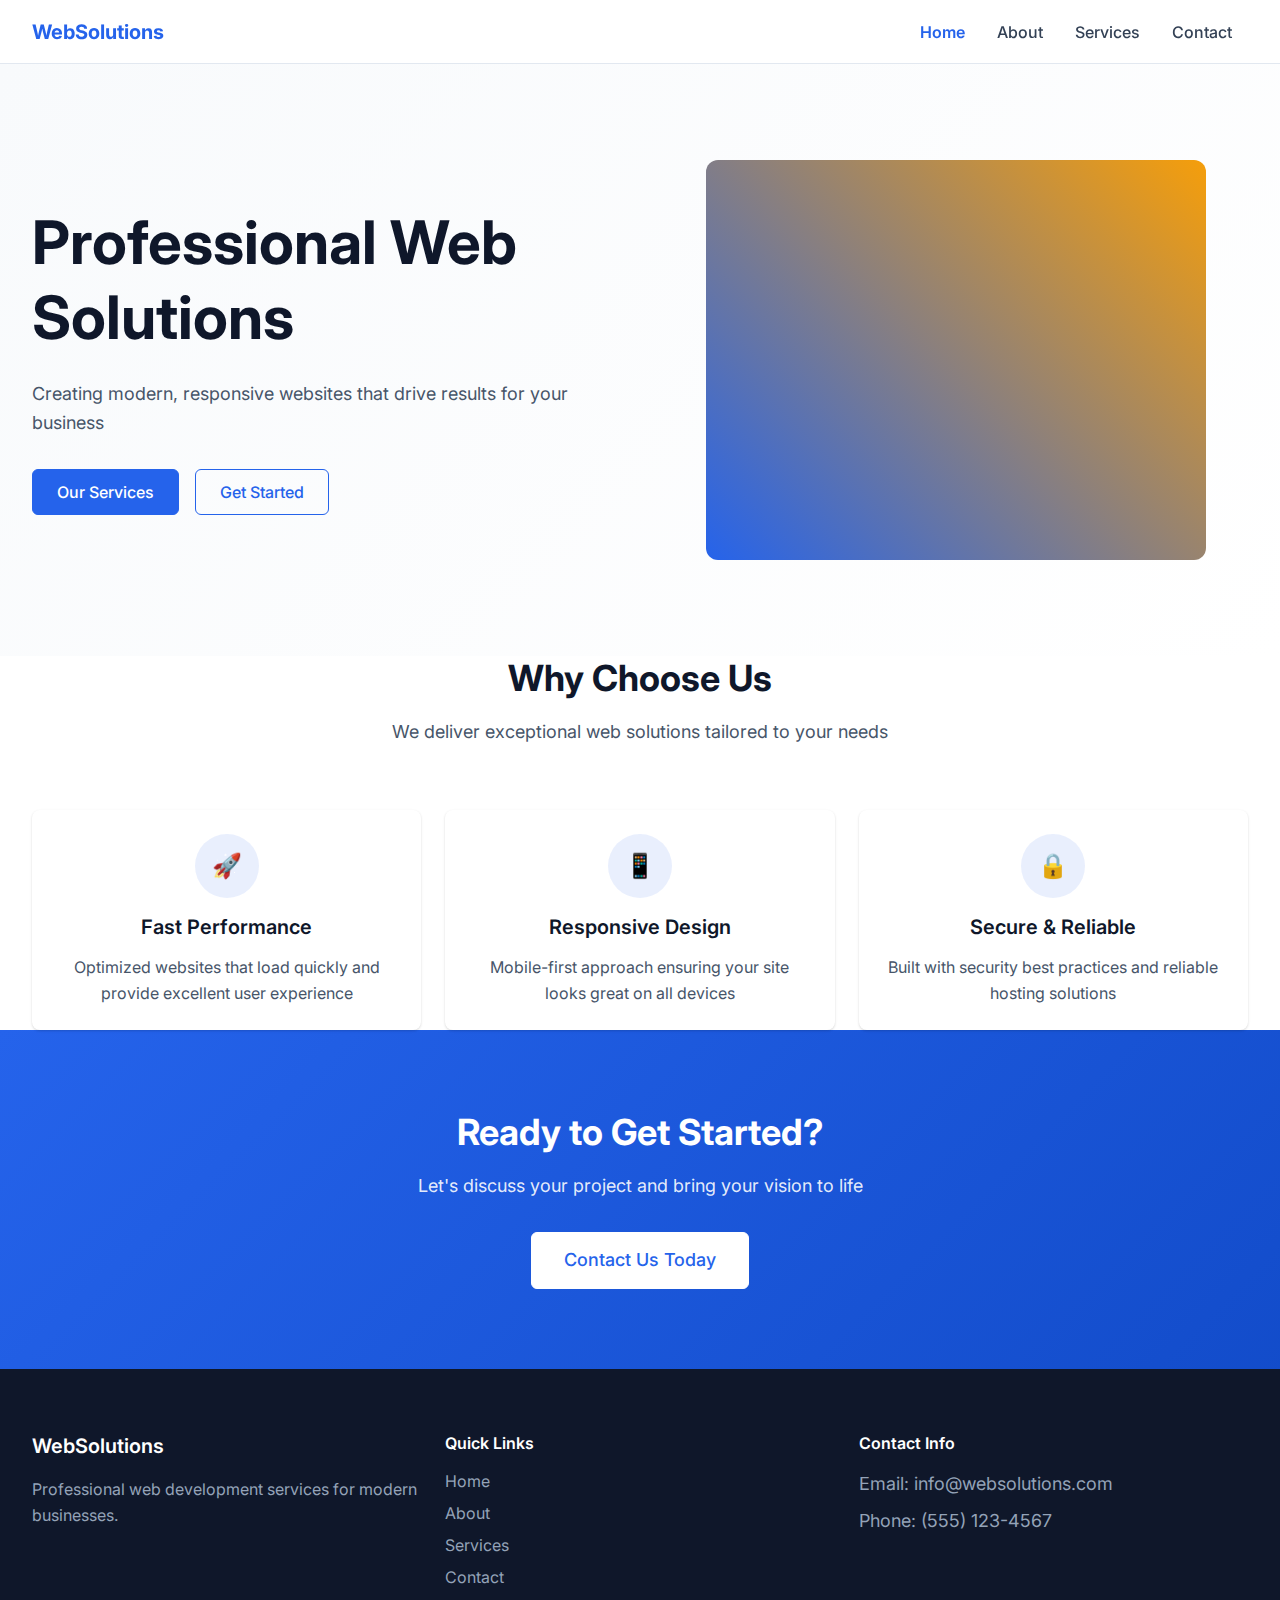
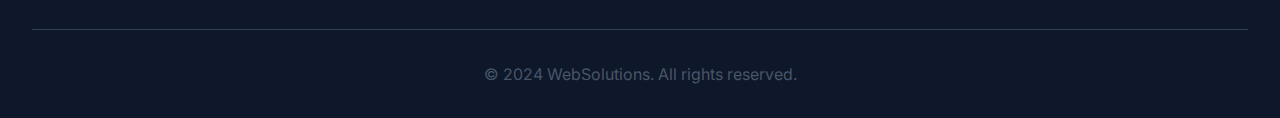
<file: index.html>
<!DOCTYPE html>
<html lang="en">
  <head>
    <meta charset="UTF-8" />
    <meta name="viewport" content="width=device-width, initial-scale=1.0" />
    <meta
      name="description"
      content="Professional web development services - Modern, responsive websites and applications"
    />
    <meta
      name="keywords"
      content="web development, responsive design, professional websites"
    />
    <meta name="author" content="Professional Web Solutions" />
    <title>Home - Professional Web Solutions</title>

    <!-- Preconnect to external resources -->
    <link rel="preconnect" href="https://fonts.googleapis.com" />
    <link rel="preconnect" href="https://fonts.gstatic.com" crossorigin />

    <!-- Google Fonts -->
    <link
      href="https://fonts.googleapis.com/css2?family=Inter:wght@300;400;500;600;700&display=swap"
      rel="stylesheet"
    />

    <!-- Stylesheets -->
    <link rel="stylesheet" href="assets/css/styles.css" />

    <!-- Favicon -->
    <link rel="icon" type="image/x-icon" href="assets/images/favicon.ico" />
  </head>
  <body>
    <!-- Navigation -->
    <nav class="navbar" role="navigation" aria-label="Main navigation">
      <div class="nav-container">
        <div class="nav-brand">
          <a href="index.html" class="brand-link">
            <span class="brand-text">WebSolutions</span>
          </a>
        </div>

        <!-- Mobile menu button -->
        <button
          class="nav-toggle"
          aria-label="Toggle navigation menu"
          aria-expanded="false"
        >
          <span class="hamburger-line"></span>
          <span class="hamburger-line"></span>
          <span class="hamburger-line"></span>
        </button>

        <!-- Navigation menu -->
        <div class="nav-menu">
          <ul class="nav-list">
            <li class="nav-item">
              <a href="index.html" class="nav-link active" aria-current="page"
                >Home</a
              >
            </li>
            <li class="nav-item">
              <a href="about.html" class="nav-link">About</a>
            </li>
            <li class="nav-item">
              <a href="services.html" class="nav-link">Services</a>
            </li>
            <li class="nav-item">
              <a href="contact.html" class="nav-link">Contact</a>
            </li>
          </ul>
        </div>
      </div>
    </nav>

    <!-- Main Content -->
    <main>
      <!-- Hero Section -->
      <section class="hero" id="hero">
        <div class="hero-container">
          <div class="hero-content">
            <h1 class="hero-title">Professional Web Solutions</h1>
            <p class="hero-subtitle">
              Creating modern, responsive websites that drive results for your
              business
            </p>
            <div class="hero-actions">
              <a href="services.html" class="btn btn-primary">Our Services</a>
              <a href="contact.html" class="btn btn-secondary">Get Started</a>
            </div>
          </div>
          <div class="hero-image">
            <div class="hero-placeholder">
              <!-- Hero image will be added here -->
            </div>
          </div>
        </div>
      </section>

      <!-- Features Section -->
      <section class="features" id="features">
        <div class="container">
          <div class="section-header">
            <h2 class="section-title">Why Choose Us</h2>
            <p class="section-subtitle">
              We deliver exceptional web solutions tailored to your needs
            </p>
          </div>

          <div class="features-grid">
            <div class="feature-card">
              <div class="feature-icon">
                <span class="icon">🚀</span>
              </div>
              <h3 class="feature-title">Fast Performance</h3>
              <p class="feature-description">
                Optimized websites that load quickly and provide excellent user
                experience
              </p>
            </div>

            <div class="feature-card">
              <div class="feature-icon">
                <span class="icon">📱</span>
              </div>
              <h3 class="feature-title">Responsive Design</h3>
              <p class="feature-description">
                Mobile-first approach ensuring your site looks great on all
                devices
              </p>
            </div>

            <div class="feature-card">
              <div class="feature-icon">
                <span class="icon">🔒</span>
              </div>
              <h3 class="feature-title">Secure & Reliable</h3>
              <p class="feature-description">
                Built with security best practices and reliable hosting
                solutions
              </p>
            </div>
          </div>
        </div>
      </section>

      <!-- CTA Section -->
      <section class="cta">
        <div class="container">
          <div class="cta-content">
            <h2 class="cta-title">Ready to Get Started?</h2>
            <p class="cta-subtitle">
              Let's discuss your project and bring your vision to life
            </p>
            <a href="contact.html" class="btn btn-primary btn-large"
              >Contact Us Today</a
            >
          </div>
        </div>
      </section>
    </main>

    <!-- Footer -->
    <footer class="footer">
      <div class="container">
        <div class="footer-content">
          <div class="footer-section">
            <h3 class="footer-title">WebSolutions</h3>
            <p class="footer-text">
              Professional web development services for modern businesses.
            </p>
          </div>

          <div class="footer-section">
            <h4 class="footer-heading">Quick Links</h4>
            <ul class="footer-links">
              <li><a href="index.html">Home</a></li>
              <li><a href="about.html">About</a></li>
              <li><a href="services.html">Services</a></li>
              <li><a href="contact.html">Contact</a></li>
            </ul>
          </div>

          <div class="footer-section">
            <h4 class="footer-heading">Contact Info</h4>
            <div class="contact-info">
              <p>Email: info@websolutions.com</p>
              <p>Phone: (555) 123-4567</p>
            </div>
          </div>
        </div>

        <div class="footer-bottom">
          <p>&copy; 2024 WebSolutions. All rights reserved.</p>
        </div>
      </div>
    </footer>

    <!-- JavaScript -->
    <script src="assets/js/main.js"></script>
    <script src="assets/js/content-loader.js"></script>
  </body>
</html>
</file>
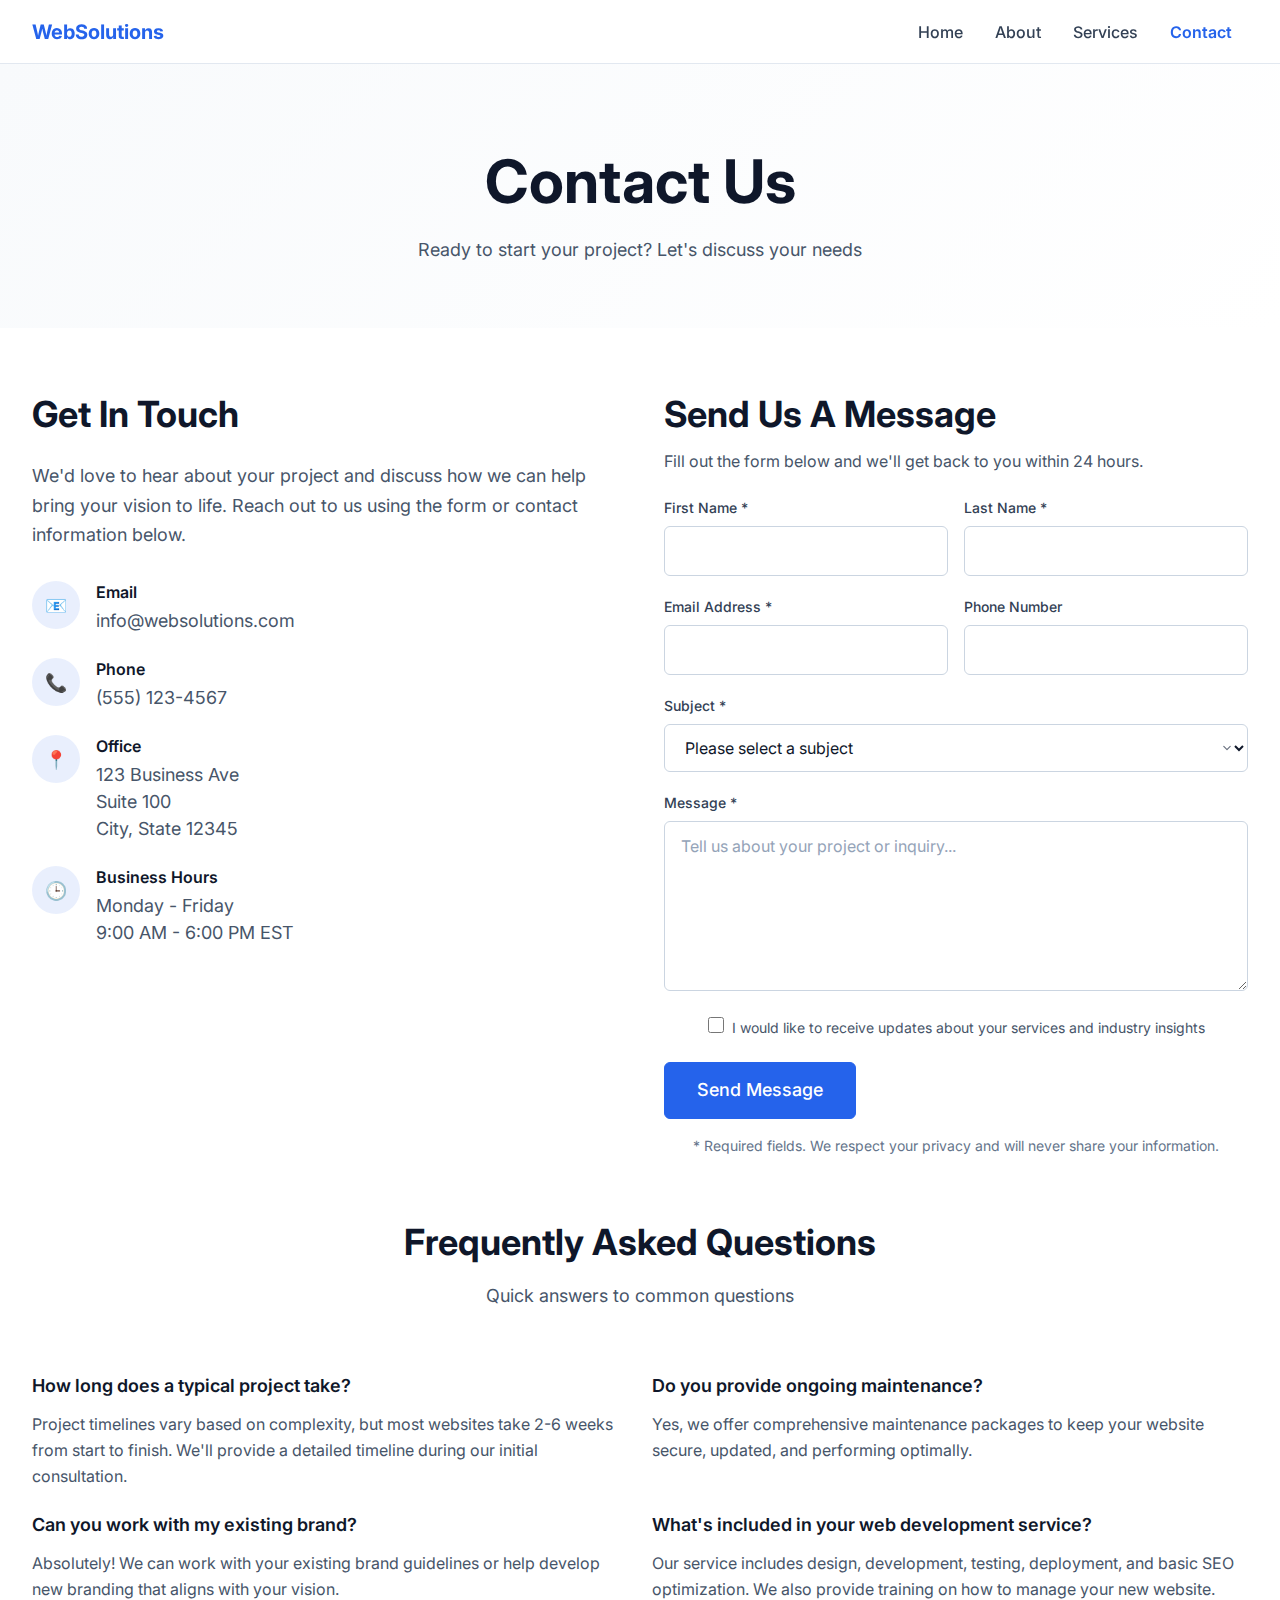
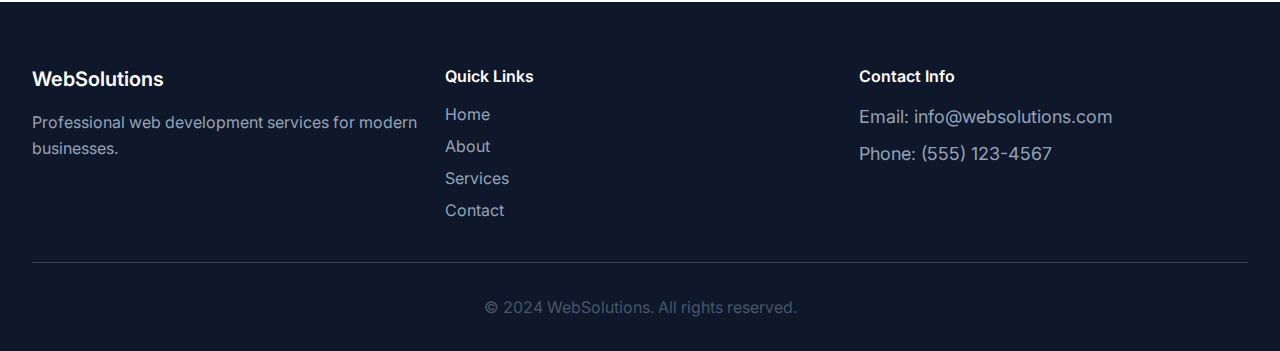
<file: contact.html>
<!DOCTYPE html>
<html lang="en">
  <head>
    <meta charset="UTF-8" />
    <meta name="viewport" content="width=device-width, initial-scale=1.0" />
    <meta
      name="description"
      content="Contact Professional Web Solutions - Get in touch for your web development project"
    />
    <meta
      name="keywords"
      content="contact, web development quote, professional consultation"
    />
    <meta name="author" content="Professional Web Solutions" />
    <title>Contact - Professional Web Solutions</title>

    <!-- Preconnect to external resources -->
    <link rel="preconnect" href="https://fonts.googleapis.com" />
    <link rel="preconnect" href="https://fonts.gstatic.com" crossorigin />

    <!-- Google Fonts -->
    <link
      href="https://fonts.googleapis.com/css2?family=Inter:wght@300;400;500;600;700&display=swap"
      rel="stylesheet"
    />

    <!-- Stylesheets -->
    <link rel="stylesheet" href="assets/css/styles.css" />

    <!-- Favicon -->
    <link rel="icon" type="image/x-icon" href="assets/images/favicon.ico" />
  </head>
  <body>
    <!-- Navigation -->
    <nav class="navbar" role="navigation" aria-label="Main navigation">
      <div class="nav-container">
        <div class="nav-brand">
          <a href="index.html" class="brand-link">
            <span class="brand-text">WebSolutions</span>
          </a>
        </div>

        <!-- Mobile menu button -->
        <button
          class="nav-toggle"
          aria-label="Toggle navigation menu"
          aria-expanded="false"
        >
          <span class="hamburger-line"></span>
          <span class="hamburger-line"></span>
          <span class="hamburger-line"></span>
        </button>

        <!-- Navigation menu -->
        <div class="nav-menu">
          <ul class="nav-list">
            <li class="nav-item">
              <a href="index.html" class="nav-link">Home</a>
            </li>
            <li class="nav-item">
              <a href="about.html" class="nav-link">About</a>
            </li>
            <li class="nav-item">
              <a href="services.html" class="nav-link">Services</a>
            </li>
            <li class="nav-item">
              <a href="contact.html" class="nav-link active" aria-current="page"
                >Contact</a
              >
            </li>
          </ul>
        </div>
      </div>
    </nav>

    <!-- Main Content -->
    <main>
      <!-- Page Header -->
      <section class="page-header">
        <div class="container">
          <h1 class="page-title">Contact Us</h1>
          <p class="page-subtitle">
            Ready to start your project? Let's discuss your needs
          </p>
        </div>
      </section>

      <!-- Contact Section -->
      <section class="contact-section">
        <div class="container">
          <div class="contact-grid">
            <!-- Contact Information -->
            <div class="contact-info">
              <h2>Get In Touch</h2>
              <p>
                We'd love to hear about your project and discuss how we can help
                bring your vision to life. Reach out to us using the form or
                contact information below.
              </p>

              <div class="contact-details">
                <div class="contact-item">
                  <div class="contact-icon">
                    <span class="icon">📧</span>
                  </div>
                  <div class="contact-text">
                    <h3>Email</h3>
                    <p>info@websolutions.com</p>
                  </div>
                </div>

                <div class="contact-item">
                  <div class="contact-icon">
                    <span class="icon">📞</span>
                  </div>
                  <div class="contact-text">
                    <h3>Phone</h3>
                    <p>(555) 123-4567</p>
                  </div>
                </div>

                <div class="contact-item">
                  <div class="contact-icon">
                    <span class="icon">📍</span>
                  </div>
                  <div class="contact-text">
                    <h3>Office</h3>
                    <p>
                      123 Business Ave<br />Suite 100<br />City, State 12345
                    </p>
                  </div>
                </div>

                <div class="contact-item">
                  <div class="contact-icon">
                    <span class="icon">🕒</span>
                  </div>
                  <div class="contact-text">
                    <h3>Business Hours</h3>
                    <p>Monday - Friday<br />9:00 AM - 6:00 PM EST</p>
                  </div>
                </div>
              </div>
            </div>

            <!-- Contact Form -->
            <div class="contact-form-container">
              <form
                class="contact-form"
                id="contactForm"
                action="php/contact-handler.php"
                method="POST"
                novalidate
              >
                <div class="form-header">
                  <h2>Send Us A Message</h2>
                  <p>
                    Fill out the form below and we'll get back to you within 24
                    hours.
                  </p>
                </div>

                <!-- Form Messages -->
                <div
                  class="form-messages"
                  id="formMessages"
                  role="alert"
                  aria-live="polite"
                >
                  <!-- Success/Error messages will be displayed here -->
                </div>

                <div class="form-row">
                  <div class="form-group">
                    <label for="firstName" class="form-label"
                      >First Name *</label
                    >
                    <input
                      type="text"
                      id="firstName"
                      name="firstName"
                      class="form-input"
                      required
                      aria-describedby="firstName-error"
                      autocomplete="given-name"
                    />
                    <div
                      class="form-error"
                      id="firstName-error"
                      role="alert"
                    ></div>
                  </div>

                  <div class="form-group">
                    <label for="lastName" class="form-label">Last Name *</label>
                    <input
                      type="text"
                      id="lastName"
                      name="lastName"
                      class="form-input"
                      required
                      aria-describedby="lastName-error"
                      autocomplete="family-name"
                    />
                    <div
                      class="form-error"
                      id="lastName-error"
                      role="alert"
                    ></div>
                  </div>
                </div>

                <div class="form-row">
                  <div class="form-group">
                    <label for="email" class="form-label"
                      >Email Address *</label
                    >
                    <input
                      type="email"
                      id="email"
                      name="email"
                      class="form-input"
                      required
                      aria-describedby="email-error"
                      autocomplete="email"
                    />
                    <div class="form-error" id="email-error" role="alert"></div>
                  </div>

                  <div class="form-group">
                    <label for="phone" class="form-label">Phone Number</label>
                    <input
                      type="tel"
                      id="phone"
                      name="phone"
                      class="form-input"
                      aria-describedby="phone-error"
                      autocomplete="tel"
                    />
                    <div class="form-error" id="phone-error" role="alert"></div>
                  </div>
                </div>

                <div class="form-group">
                  <label for="subject" class="form-label">Subject *</label>
                  <select
                    id="subject"
                    name="subject"
                    class="form-select"
                    required
                    aria-describedby="subject-error"
                  >
                    <option value="">Please select a subject</option>
                    <option value="general">General Inquiry</option>
                    <option value="quote">Request Quote</option>
                    <option value="support">Technical Support</option>
                    <option value="partnership">Partnership</option>
                    <option value="other">Other</option>
                  </select>
                  <div class="form-error" id="subject-error" role="alert"></div>
                </div>

                <div class="form-group">
                  <label for="message" class="form-label">Message *</label>
                  <textarea
                    id="message"
                    name="message"
                    class="form-textarea"
                    rows="6"
                    required
                    aria-describedby="message-error"
                    placeholder="Tell us about your project or inquiry..."
                  ></textarea>
                  <div class="form-error" id="message-error" role="alert"></div>
                </div>

                <div class="form-group">
                  <label class="checkbox-label">
                    <input
                      type="checkbox"
                      id="newsletter"
                      name="newsletter"
                      class="form-checkbox"
                    />
                    <span class="checkbox-text"
                      >I would like to receive updates about your services and
                      industry insights</span
                    >
                  </label>
                </div>

                <div class="form-actions">
                  <button
                    type="submit"
                    class="btn btn-primary btn-large"
                    id="submitBtn"
                  >
                    <span class="btn-text">Send Message</span>
                    <span class="btn-loading" style="display: none"
                      >Sending...</span
                    >
                  </button>
                </div>

                <p class="form-note">
                  * Required fields. We respect your privacy and will never
                  share your information.
                </p>
              </form>
            </div>
          </div>
        </div>
      </section>

      <!-- FAQ Section -->
      <section class="faq">
        <div class="container">
          <div class="section-header">
            <h2 class="section-title">Frequently Asked Questions</h2>
            <p class="section-subtitle">Quick answers to common questions</p>
          </div>

          <div class="faq-grid">
            <div class="faq-item">
              <h3 class="faq-question">
                How long does a typical project take?
              </h3>
              <p class="faq-answer">
                Project timelines vary based on complexity, but most websites
                take 2-6 weeks from start to finish. We'll provide a detailed
                timeline during our initial consultation.
              </p>
            </div>

            <div class="faq-item">
              <h3 class="faq-question">Do you provide ongoing maintenance?</h3>
              <p class="faq-answer">
                Yes, we offer comprehensive maintenance packages to keep your
                website secure, updated, and performing optimally.
              </p>
            </div>

            <div class="faq-item">
              <h3 class="faq-question">Can you work with my existing brand?</h3>
              <p class="faq-answer">
                Absolutely! We can work with your existing brand guidelines or
                help develop new branding that aligns with your vision.
              </p>
            </div>

            <div class="faq-item">
              <h3 class="faq-question">
                What's included in your web development service?
              </h3>
              <p class="faq-answer">
                Our service includes design, development, testing, deployment,
                and basic SEO optimization. We also provide training on how to
                manage your new website.
              </p>
            </div>
          </div>
        </div>
      </section>
    </main>

    <!-- Footer -->
    <footer class="footer">
      <div class="container">
        <div class="footer-content">
          <div class="footer-section">
            <h3 class="footer-title">WebSolutions</h3>
            <p class="footer-text">
              Professional web development services for modern businesses.
            </p>
          </div>

          <div class="footer-section">
            <h4 class="footer-heading">Quick Links</h4>
            <ul class="footer-links">
              <li><a href="index.html">Home</a></li>
              <li><a href="about.html">About</a></li>
              <li><a href="services.html">Services</a></li>
              <li><a href="contact.html">Contact</a></li>
            </ul>
          </div>

          <div class="footer-section">
            <h4 class="footer-heading">Contact Info</h4>
            <div class="contact-info">
              <p>Email: info@websolutions.com</p>
              <p>Phone: (555) 123-4567</p>
            </div>
          </div>
        </div>

        <div class="footer-bottom">
          <p>&copy; 2024 WebSolutions. All rights reserved.</p>
        </div>
      </div>
    </footer>

    <!-- JavaScript -->
    <script src="assets/js/main.js"></script>
    <script src="assets/js/form-validation.js"></script>
  </body>
</html>
</file>
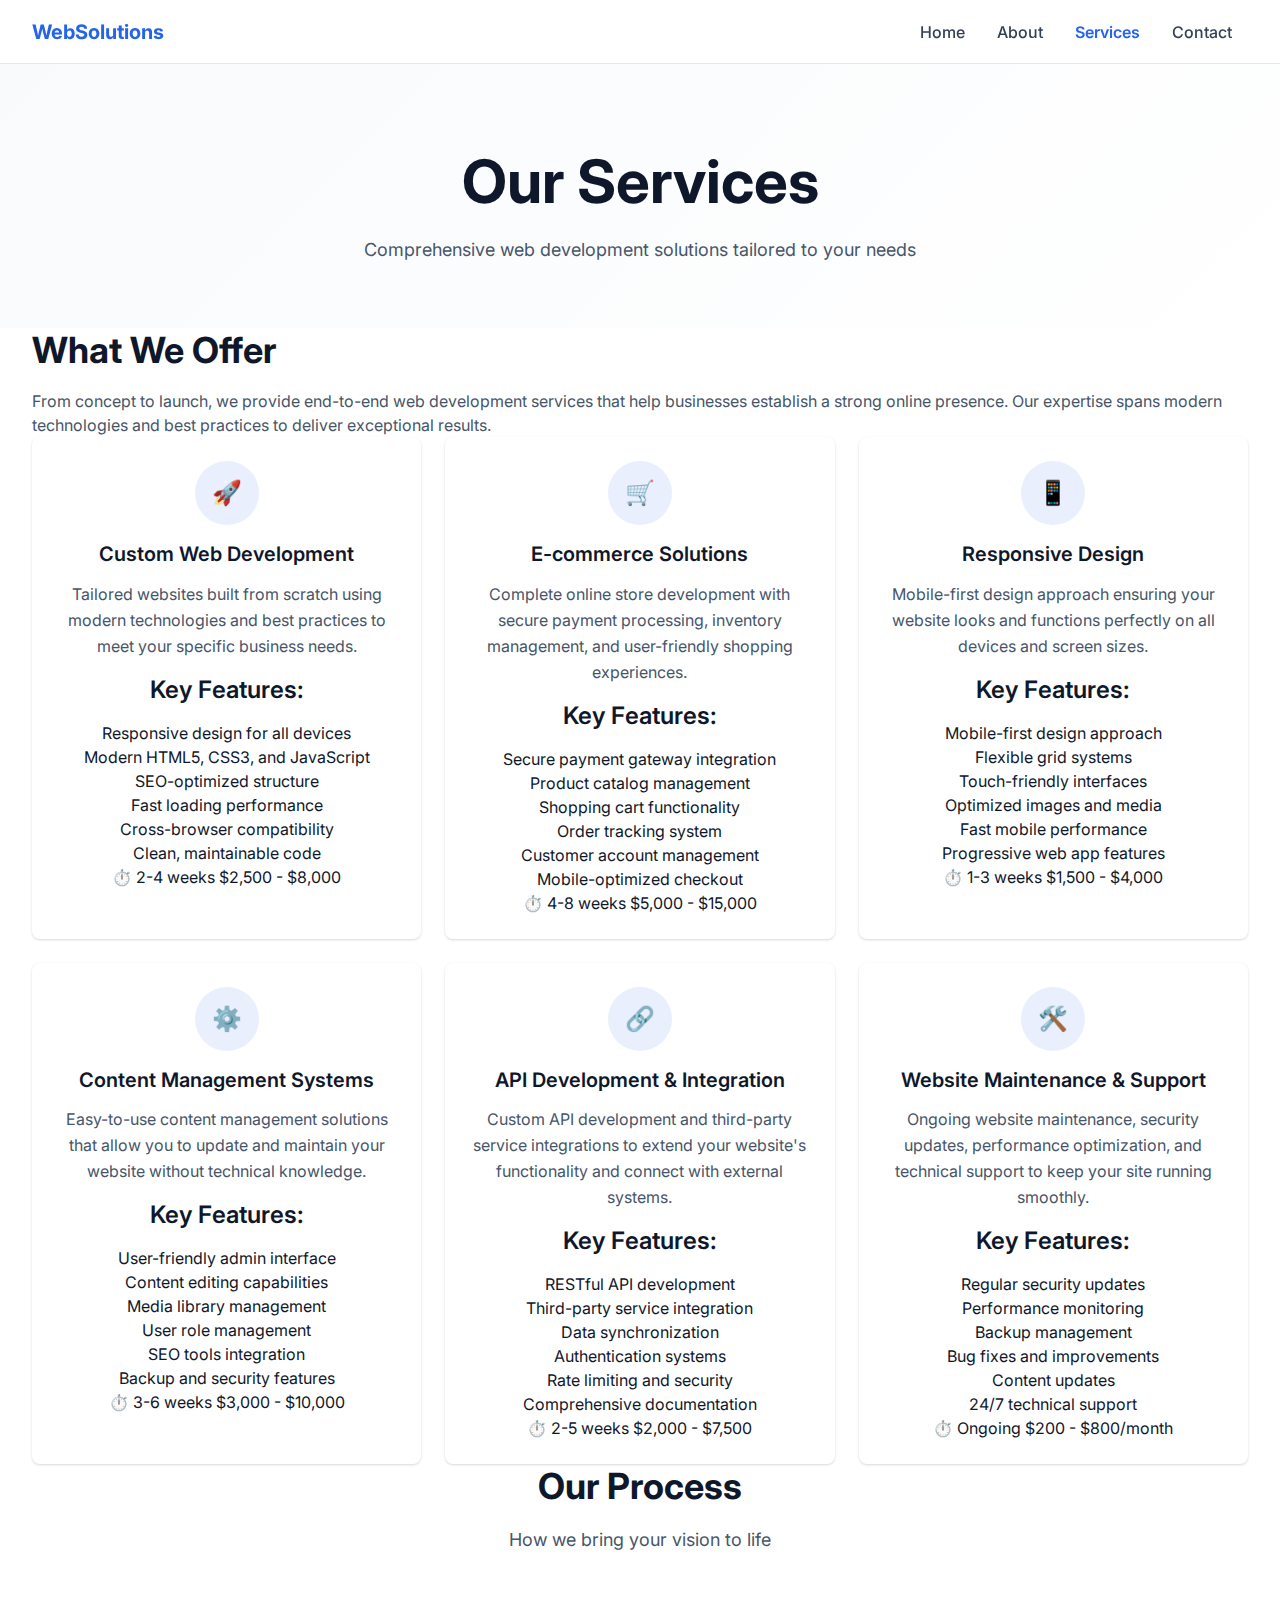
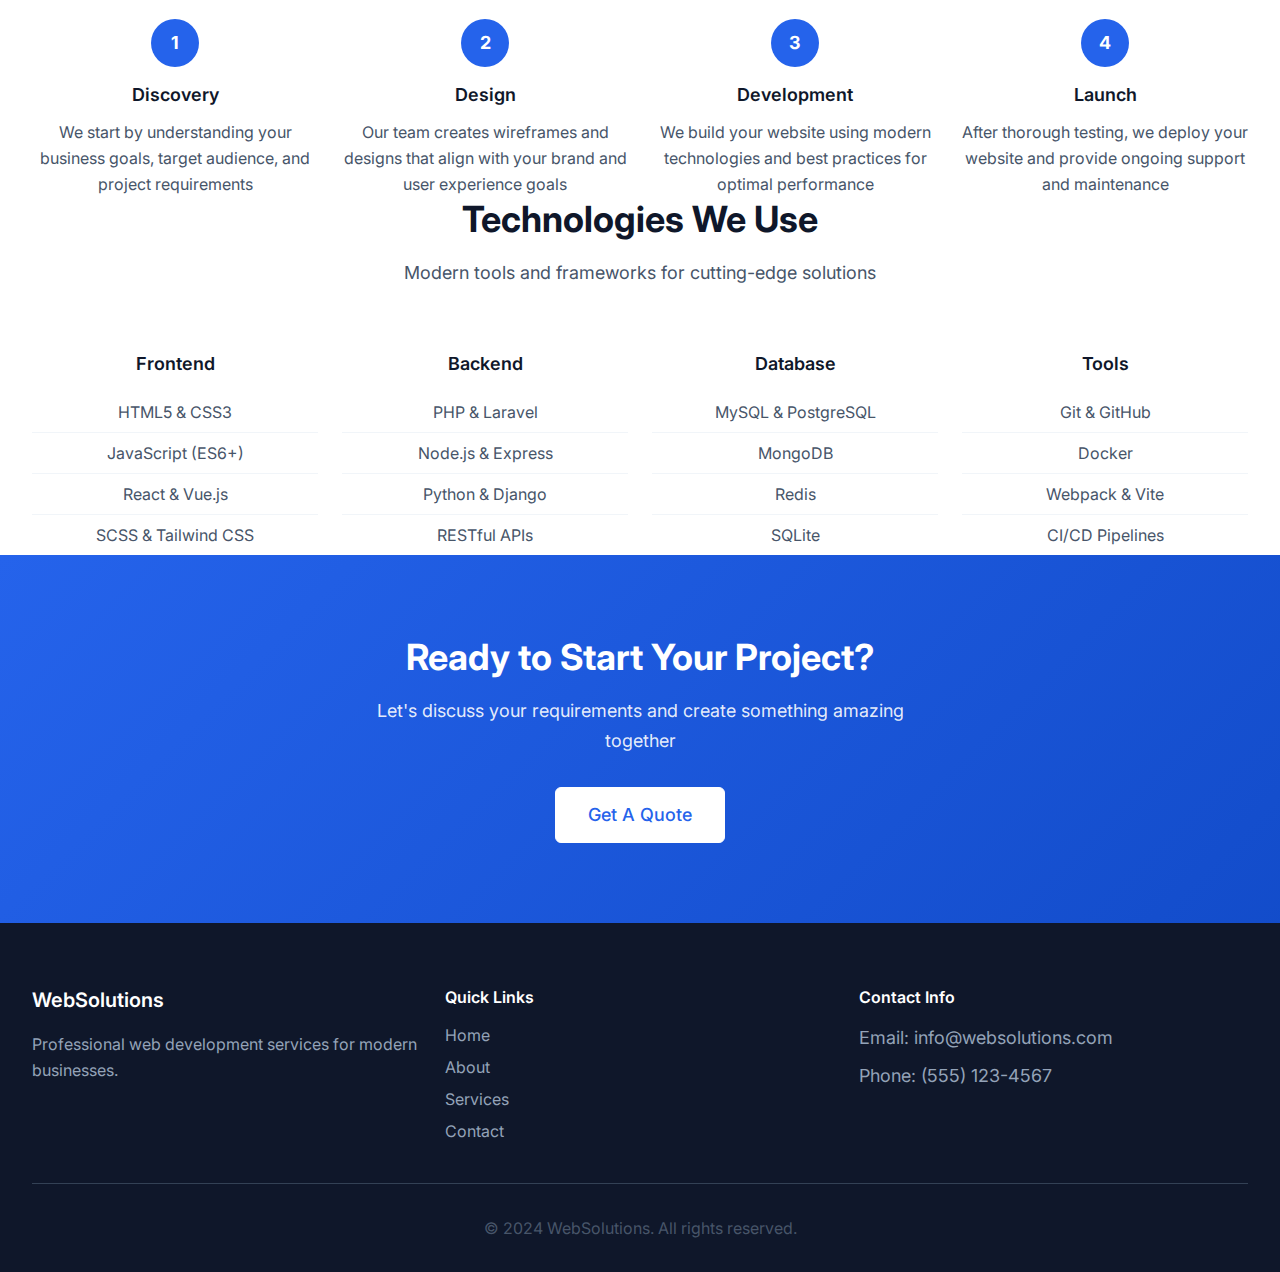
<file: services.html>
<!DOCTYPE html>
<html lang="en">
  <head>
    <meta charset="UTF-8" />
    <meta name="viewport" content="width=device-width, initial-scale=1.0" />
    <meta
      name="description"
      content="Professional web development services - Custom websites, responsive design, and modern web applications"
    />
    <meta
      name="keywords"
      content="web development services, custom websites, responsive design, web applications"
    />
    <meta name="author" content="Professional Web Solutions" />
    <title>Services - Professional Web Solutions</title>

    <!-- Preconnect to external resources -->
    <link rel="preconnect" href="https://fonts.googleapis.com" />
    <link rel="preconnect" href="https://fonts.gstatic.com" crossorigin />

    <!-- Google Fonts -->
    <link
      href="https://fonts.googleapis.com/css2?family=Inter:wght@300;400;500;600;700&display=swap"
      rel="stylesheet"
    />

    <!-- Stylesheets -->
    <link rel="stylesheet" href="assets/css/styles.css" />

    <!-- Favicon -->
    <link rel="icon" type="image/x-icon" href="assets/images/favicon.ico" />
  </head>
  <body>
    <!-- Navigation -->
    <nav class="navbar" role="navigation" aria-label="Main navigation">
      <div class="nav-container">
        <div class="nav-brand">
          <a href="index.html" class="brand-link">
            <span class="brand-text">WebSolutions</span>
          </a>
        </div>

        <!-- Mobile menu button -->
        <button
          class="nav-toggle"
          aria-label="Toggle navigation menu"
          aria-expanded="false"
        >
          <span class="hamburger-line"></span>
          <span class="hamburger-line"></span>
          <span class="hamburger-line"></span>
        </button>

        <!-- Navigation menu -->
        <div class="nav-menu">
          <ul class="nav-list">
            <li class="nav-item">
              <a href="index.html" class="nav-link">Home</a>
            </li>
            <li class="nav-item">
              <a href="about.html" class="nav-link">About</a>
            </li>
            <li class="nav-item">
              <a
                href="services.html"
                class="nav-link active"
                aria-current="page"
                >Services</a
              >
            </li>
            <li class="nav-item">
              <a href="contact.html" class="nav-link">Contact</a>
            </li>
          </ul>
        </div>
      </div>
    </nav>

    <!-- Main Content -->
    <main>
      <!-- Page Header -->
      <section class="page-header">
        <div class="container">
          <h1 class="page-title">Our Services</h1>
          <p class="page-subtitle">
            Comprehensive web development solutions tailored to your needs
          </p>
        </div>
      </section>

      <!-- Services Overview -->
      <section class="services-overview">
        <div class="container">
          <div class="overview-content">
            <h2>What We Offer</h2>
            <p>
              From concept to launch, we provide end-to-end web development
              services that help businesses establish a strong online presence.
              Our expertise spans modern technologies and best practices to
              deliver exceptional results.
            </p>
          </div>
        </div>
      </section>

      <!-- Services Grid -->
      <section class="services" id="services">
        <div class="container">
          <!-- Services will be loaded dynamically from JSON -->
          <div class="services-grid" id="services-container">
            <!-- Service cards will be inserted here by JavaScript -->
          </div>
        </div>
      </section>

      <!-- Process Section -->
      <section class="process">
        <div class="container">
          <div class="section-header">
            <h2 class="section-title">Our Process</h2>
            <p class="section-subtitle">How we bring your vision to life</p>
          </div>

          <div class="process-steps">
            <div class="process-step">
              <div class="step-number">1</div>
              <div class="step-content">
                <h3 class="step-title">Discovery</h3>
                <p class="step-description">
                  We start by understanding your business goals, target
                  audience, and project requirements
                </p>
              </div>
            </div>

            <div class="process-step">
              <div class="step-number">2</div>
              <div class="step-content">
                <h3 class="step-title">Design</h3>
                <p class="step-description">
                  Our team creates wireframes and designs that align with your
                  brand and user experience goals
                </p>
              </div>
            </div>

            <div class="process-step">
              <div class="step-number">3</div>
              <div class="step-content">
                <h3 class="step-title">Development</h3>
                <p class="step-description">
                  We build your website using modern technologies and best
                  practices for optimal performance
                </p>
              </div>
            </div>

            <div class="process-step">
              <div class="step-number">4</div>
              <div class="step-content">
                <h3 class="step-title">Launch</h3>
                <p class="step-description">
                  After thorough testing, we deploy your website and provide
                  ongoing support and maintenance
                </p>
              </div>
            </div>
          </div>
        </div>
      </section>

      <!-- Technologies Section -->
      <section class="technologies">
        <div class="container">
          <div class="section-header">
            <h2 class="section-title">Technologies We Use</h2>
            <p class="section-subtitle">
              Modern tools and frameworks for cutting-edge solutions
            </p>
          </div>

          <div class="tech-grid">
            <div class="tech-category">
              <h3 class="tech-title">Frontend</h3>
              <ul class="tech-list">
                <li>HTML5 & CSS3</li>
                <li>JavaScript (ES6+)</li>
                <li>React & Vue.js</li>
                <li>SCSS & Tailwind CSS</li>
              </ul>
            </div>

            <div class="tech-category">
              <h3 class="tech-title">Backend</h3>
              <ul class="tech-list">
                <li>PHP & Laravel</li>
                <li>Node.js & Express</li>
                <li>Python & Django</li>
                <li>RESTful APIs</li>
              </ul>
            </div>

            <div class="tech-category">
              <h3 class="tech-title">Database</h3>
              <ul class="tech-list">
                <li>MySQL & PostgreSQL</li>
                <li>MongoDB</li>
                <li>Redis</li>
                <li>SQLite</li>
              </ul>
            </div>

            <div class="tech-category">
              <h3 class="tech-title">Tools</h3>
              <ul class="tech-list">
                <li>Git & GitHub</li>
                <li>Docker</li>
                <li>Webpack & Vite</li>
                <li>CI/CD Pipelines</li>
              </ul>
            </div>
          </div>
        </div>
      </section>

      <!-- CTA Section -->
      <section class="cta">
        <div class="container">
          <div class="cta-content">
            <h2 class="cta-title">Ready to Start Your Project?</h2>
            <p class="cta-subtitle">
              Let's discuss your requirements and create something amazing
              together
            </p>
            <a href="contact.html" class="btn btn-primary btn-large"
              >Get A Quote</a
            >
          </div>
        </div>
      </section>
    </main>

    <!-- Footer -->
    <footer class="footer">
      <div class="container">
        <div class="footer-content">
          <div class="footer-section">
            <h3 class="footer-title">WebSolutions</h3>
            <p class="footer-text">
              Professional web development services for modern businesses.
            </p>
          </div>

          <div class="footer-section">
            <h4 class="footer-heading">Quick Links</h4>
            <ul class="footer-links">
              <li><a href="index.html">Home</a></li>
              <li><a href="about.html">About</a></li>
              <li><a href="services.html">Services</a></li>
              <li><a href="contact.html">Contact</a></li>
            </ul>
          </div>

          <div class="footer-section">
            <h4 class="footer-heading">Contact Info</h4>
            <div class="contact-info">
              <p>Email: info@websolutions.com</p>
              <p>Phone: (555) 123-4567</p>
            </div>
          </div>
        </div>

        <div class="footer-bottom">
          <p>&copy; 2024 WebSolutions. All rights reserved.</p>
        </div>
      </div>
    </footer>

    <!-- JavaScript -->
    <script src="assets/js/main.js"></script>
    <script src="assets/js/content-loader.js"></script>
  </body>
</html>
</file>
<file: assets/css/styles.css>
@keyframes fadeIn {
  to {
    opacity: 1;
  }
}
@keyframes slideUp {
  to {
    opacity: 1;
    transform: translateY(0);
  }
}
@keyframes spin {
  0% {
    transform: rotate(0deg);
  }
  100% {
    transform: rotate(360deg);
  }
}
*,
*::before,
*::after {
  box-sizing: border-box;
}

* {
  margin: 0;
  padding: 0;
}

html {
  font-size: 16px;
  line-height: 1.5;
  -webkit-text-size-adjust: 100%;
  -moz-tab-size: 4;
  tab-size: 4;
}

body {
  font-family: "Inter", -apple-system, BlinkMacSystemFont, "Segoe UI", Roboto, sans-serif;
  font-size: 1rem;
  font-weight: 400;
  line-height: 1.5;
  color: #0f172a;
  background-color: #ffffff;
  -webkit-font-smoothing: antialiased;
  -moz-osx-font-smoothing: grayscale;
}

button {
  background: none;
  border: none;
  padding: 0;
  font: inherit;
  cursor: pointer;
  outline: inherit;
}

ul,
ol {
  list-style: none;
}

a {
  color: inherit;
  text-decoration: none;
}

img,
picture,
video,
canvas,
svg {
  display: block;
  max-width: 100%;
  height: auto;
}

input,
button,
textarea,
select {
  font: inherit;
}

fieldset {
  border: none;
  padding: 0;
  margin: 0;
}

legend {
  padding: 0;
}

table {
  border-collapse: collapse;
  border-spacing: 0;
}

h1,
h2,
h3,
h4,
h5,
h6 {
  font-weight: 700;
  line-height: 1.25;
  color: #0f172a;
  margin-bottom: 1rem;
}

h1 {
  font-size: 2.25rem;
  font-weight: 700;
  line-height: 1.25;
  color: #0f172a;
}
@media (min-width: 768px) {
  h1 {
    font-size: 3rem;
  }
}
@media (min-width: 1024px) {
  h1 {
    font-size: 3.75rem;
  }
}

h2 {
  font-size: 1.875rem;
  font-weight: 700;
  line-height: 1.25;
  color: #0f172a;
}
@media (min-width: 768px) {
  h2 {
    font-size: 2.25rem;
  }
}

h3 {
  font-size: 1.5rem;
  font-weight: 600;
  line-height: 1.375;
  color: #0f172a;
}
@media (min-width: 768px) {
  h3 {
    font-size: 1.875rem;
  }
}

h4 {
  font-size: 1.25rem;
  font-weight: 600;
}
@media (min-width: 768px) {
  h4 {
    font-size: 1.5rem;
  }
}

h5 {
  font-size: 1.125rem;
  font-weight: 600;
}
@media (min-width: 768px) {
  h5 {
    font-size: 1.25rem;
  }
}

h6 {
  font-size: 1rem;
  font-weight: 600;
}
@media (min-width: 768px) {
  h6 {
    font-size: 1.125rem;
  }
}

p {
  font-size: 1rem;
  line-height: 1.5;
  color: #475569;
  margin-bottom: 1rem;
}
p:last-child {
  margin-bottom: 0;
}

.text-large {
  font-size: 1.125rem;
  line-height: 1.625;
  color: #475569;
}

.text-small {
  font-size: 0.875rem;
  color: #64748b;
}

a {
  color: #2563eb;
  transition: color 250ms ease-in-out;
}
a:hover {
  color: rgb(18.5714285714, 76.1428571429, 202.4285714286);
}
a:focus {
  outline: 2px solid transparent;
  outline-offset: 2px;
  box-shadow: 0 0 0 3px rgba(37, 99, 235, 0.1);
  border-radius: 0.125rem;
}

strong,
b {
  font-weight: 600;
}

em,
i {
  font-style: italic;
}

code {
  font-family: "Fira Code", "Monaco", "Consolas", monospace;
  font-size: 0.875em;
  background-color: #f1f5f9;
  padding: 0.25rem 0.5rem;
  border-radius: 0.125rem;
  color: #1e293b;
}

pre {
  font-family: "Fira Code", "Monaco", "Consolas", monospace;
  background-color: #0f172a;
  color: #f1f5f9;
  padding: 1rem;
  border-radius: 0.375rem;
  overflow-x: auto;
  margin-bottom: 1rem;
}
pre code {
  background: none;
  padding: 0;
  color: inherit;
}

blockquote {
  border-left: 4px solid #2563eb;
  padding-left: 1rem;
  margin: 1.5rem 0;
  font-style: italic;
  color: #475569;
}

hr {
  border: none;
  height: 1px;
  background-color: #e2e8f0;
  margin: 2rem 0;
}

::selection {
  background-color: rgba(37, 99, 235, 0.2);
  color: #0f172a;
}

::-moz-selection {
  background-color: rgba(37, 99, 235, 0.2);
  color: #0f172a;
}

:focus-visible {
  outline: 2px solid #2563eb;
  outline-offset: 2px;
}

.text-left {
  text-align: left;
}

.text-center {
  text-align: center;
}

.text-right {
  text-align: right;
}

.text-primary {
  color: #2563eb;
}

.text-secondary {
  color: #f59e0b;
}

.text-success {
  color: #10b981;
}

.text-error {
  color: #ef4444;
}

.text-gray {
  color: #475569;
}

.text-muted {
  color: #64748b;
}

.font-light {
  font-weight: 300;
}

.font-normal {
  font-weight: 400;
}

.font-medium {
  font-weight: 500;
}

.font-semibold {
  font-weight: 600;
}

.font-bold {
  font-weight: 700;
}

.block {
  display: block;
}

.inline-block {
  display: inline-block;
}

.inline {
  display: inline;
}

.flex {
  display: flex;
}

.inline-flex {
  display: inline-flex;
}

.grid {
  display: grid;
}

.hidden {
  display: none;
}

.visible {
  visibility: visible;
}

.invisible {
  visibility: hidden;
}

.sr-only {
  position: absolute !important;
  width: 1px !important;
  height: 1px !important;
  padding: 0 !important;
  margin: -1px !important;
  overflow: hidden !important;
  clip: rect(0, 0, 0, 0) !important;
  white-space: nowrap !important;
  border: 0 !important;
}

.m-0 {
  margin: 0;
}

.mt-0 {
  margin-top: 0;
}

.mr-0 {
  margin-right: 0;
}

.mb-0 {
  margin-bottom: 0;
}

.ml-0 {
  margin-left: 0;
}

.mx-0 {
  margin-left: 0;
  margin-right: 0;
}

.my-0 {
  margin-top: 0;
  margin-bottom: 0;
}

.p-0 {
  padding: 0;
}

.pt-0 {
  padding-top: 0;
}

.pr-0 {
  padding-right: 0;
}

.pb-0 {
  padding-bottom: 0;
}

.pl-0 {
  padding-left: 0;
}

.px-0 {
  padding-left: 0;
  padding-right: 0;
}

.py-0 {
  padding-top: 0;
  padding-bottom: 0;
}

.m-1 {
  margin: 0.25rem;
}

.mt-1 {
  margin-top: 0.25rem;
}

.mr-1 {
  margin-right: 0.25rem;
}

.mb-1 {
  margin-bottom: 0.25rem;
}

.ml-1 {
  margin-left: 0.25rem;
}

.mx-1 {
  margin-left: 0.25rem;
  margin-right: 0.25rem;
}

.my-1 {
  margin-top: 0.25rem;
  margin-bottom: 0.25rem;
}

.p-1 {
  padding: 0.25rem;
}

.pt-1 {
  padding-top: 0.25rem;
}

.pr-1 {
  padding-right: 0.25rem;
}

.pb-1 {
  padding-bottom: 0.25rem;
}

.pl-1 {
  padding-left: 0.25rem;
}

.px-1 {
  padding-left: 0.25rem;
  padding-right: 0.25rem;
}

.py-1 {
  padding-top: 0.25rem;
  padding-bottom: 0.25rem;
}

.m-2 {
  margin: 0.5rem;
}

.mt-2 {
  margin-top: 0.5rem;
}

.mr-2 {
  margin-right: 0.5rem;
}

.mb-2 {
  margin-bottom: 0.5rem;
}

.ml-2 {
  margin-left: 0.5rem;
}

.mx-2 {
  margin-left: 0.5rem;
  margin-right: 0.5rem;
}

.my-2 {
  margin-top: 0.5rem;
  margin-bottom: 0.5rem;
}

.p-2 {
  padding: 0.5rem;
}

.pt-2 {
  padding-top: 0.5rem;
}

.pr-2 {
  padding-right: 0.5rem;
}

.pb-2 {
  padding-bottom: 0.5rem;
}

.pl-2 {
  padding-left: 0.5rem;
}

.px-2 {
  padding-left: 0.5rem;
  padding-right: 0.5rem;
}

.py-2 {
  padding-top: 0.5rem;
  padding-bottom: 0.5rem;
}

.m-3 {
  margin: 0.75rem;
}

.mt-3 {
  margin-top: 0.75rem;
}

.mr-3 {
  margin-right: 0.75rem;
}

.mb-3 {
  margin-bottom: 0.75rem;
}

.ml-3 {
  margin-left: 0.75rem;
}

.mx-3 {
  margin-left: 0.75rem;
  margin-right: 0.75rem;
}

.my-3 {
  margin-top: 0.75rem;
  margin-bottom: 0.75rem;
}

.p-3 {
  padding: 0.75rem;
}

.pt-3 {
  padding-top: 0.75rem;
}

.pr-3 {
  padding-right: 0.75rem;
}

.pb-3 {
  padding-bottom: 0.75rem;
}

.pl-3 {
  padding-left: 0.75rem;
}

.px-3 {
  padding-left: 0.75rem;
  padding-right: 0.75rem;
}

.py-3 {
  padding-top: 0.75rem;
  padding-bottom: 0.75rem;
}

.m-4 {
  margin: 1rem;
}

.mt-4 {
  margin-top: 1rem;
}

.mr-4 {
  margin-right: 1rem;
}

.mb-4 {
  margin-bottom: 1rem;
}

.ml-4 {
  margin-left: 1rem;
}

.mx-4 {
  margin-left: 1rem;
  margin-right: 1rem;
}

.my-4 {
  margin-top: 1rem;
  margin-bottom: 1rem;
}

.p-4 {
  padding: 1rem;
}

.pt-4 {
  padding-top: 1rem;
}

.pr-4 {
  padding-right: 1rem;
}

.pb-4 {
  padding-bottom: 1rem;
}

.pl-4 {
  padding-left: 1rem;
}

.px-4 {
  padding-left: 1rem;
  padding-right: 1rem;
}

.py-4 {
  padding-top: 1rem;
  padding-bottom: 1rem;
}

.m-5 {
  margin: 1.25rem;
}

.mt-5 {
  margin-top: 1.25rem;
}

.mr-5 {
  margin-right: 1.25rem;
}

.mb-5 {
  margin-bottom: 1.25rem;
}

.ml-5 {
  margin-left: 1.25rem;
}

.mx-5 {
  margin-left: 1.25rem;
  margin-right: 1.25rem;
}

.my-5 {
  margin-top: 1.25rem;
  margin-bottom: 1.25rem;
}

.p-5 {
  padding: 1.25rem;
}

.pt-5 {
  padding-top: 1.25rem;
}

.pr-5 {
  padding-right: 1.25rem;
}

.pb-5 {
  padding-bottom: 1.25rem;
}

.pl-5 {
  padding-left: 1.25rem;
}

.px-5 {
  padding-left: 1.25rem;
  padding-right: 1.25rem;
}

.py-5 {
  padding-top: 1.25rem;
  padding-bottom: 1.25rem;
}

.m-6 {
  margin: 1.5rem;
}

.mt-6 {
  margin-top: 1.5rem;
}

.mr-6 {
  margin-right: 1.5rem;
}

.mb-6 {
  margin-bottom: 1.5rem;
}

.ml-6 {
  margin-left: 1.5rem;
}

.mx-6 {
  margin-left: 1.5rem;
  margin-right: 1.5rem;
}

.my-6 {
  margin-top: 1.5rem;
  margin-bottom: 1.5rem;
}

.p-6 {
  padding: 1.5rem;
}

.pt-6 {
  padding-top: 1.5rem;
}

.pr-6 {
  padding-right: 1.5rem;
}

.pb-6 {
  padding-bottom: 1.5rem;
}

.pl-6 {
  padding-left: 1.5rem;
}

.px-6 {
  padding-left: 1.5rem;
  padding-right: 1.5rem;
}

.py-6 {
  padding-top: 1.5rem;
  padding-bottom: 1.5rem;
}

.m-8 {
  margin: 2rem;
}

.mt-8 {
  margin-top: 2rem;
}

.mr-8 {
  margin-right: 2rem;
}

.mb-8 {
  margin-bottom: 2rem;
}

.ml-8 {
  margin-left: 2rem;
}

.mx-8 {
  margin-left: 2rem;
  margin-right: 2rem;
}

.my-8 {
  margin-top: 2rem;
  margin-bottom: 2rem;
}

.p-8 {
  padding: 2rem;
}

.pt-8 {
  padding-top: 2rem;
}

.pr-8 {
  padding-right: 2rem;
}

.pb-8 {
  padding-bottom: 2rem;
}

.pl-8 {
  padding-left: 2rem;
}

.px-8 {
  padding-left: 2rem;
  padding-right: 2rem;
}

.py-8 {
  padding-top: 2rem;
  padding-bottom: 2rem;
}

.m-10 {
  margin: 2.5rem;
}

.mt-10 {
  margin-top: 2.5rem;
}

.mr-10 {
  margin-right: 2.5rem;
}

.mb-10 {
  margin-bottom: 2.5rem;
}

.ml-10 {
  margin-left: 2.5rem;
}

.mx-10 {
  margin-left: 2.5rem;
  margin-right: 2.5rem;
}

.my-10 {
  margin-top: 2.5rem;
  margin-bottom: 2.5rem;
}

.p-10 {
  padding: 2.5rem;
}

.pt-10 {
  padding-top: 2.5rem;
}

.pr-10 {
  padding-right: 2.5rem;
}

.pb-10 {
  padding-bottom: 2.5rem;
}

.pl-10 {
  padding-left: 2.5rem;
}

.px-10 {
  padding-left: 2.5rem;
  padding-right: 2.5rem;
}

.py-10 {
  padding-top: 2.5rem;
  padding-bottom: 2.5rem;
}

.m-12 {
  margin: 3rem;
}

.mt-12 {
  margin-top: 3rem;
}

.mr-12 {
  margin-right: 3rem;
}

.mb-12 {
  margin-bottom: 3rem;
}

.ml-12 {
  margin-left: 3rem;
}

.mx-12 {
  margin-left: 3rem;
  margin-right: 3rem;
}

.my-12 {
  margin-top: 3rem;
  margin-bottom: 3rem;
}

.p-12 {
  padding: 3rem;
}

.pt-12 {
  padding-top: 3rem;
}

.pr-12 {
  padding-right: 3rem;
}

.pb-12 {
  padding-bottom: 3rem;
}

.pl-12 {
  padding-left: 3rem;
}

.px-12 {
  padding-left: 3rem;
  padding-right: 3rem;
}

.py-12 {
  padding-top: 3rem;
  padding-bottom: 3rem;
}

.m-16 {
  margin: 4rem;
}

.mt-16 {
  margin-top: 4rem;
}

.mr-16 {
  margin-right: 4rem;
}

.mb-16 {
  margin-bottom: 4rem;
}

.ml-16 {
  margin-left: 4rem;
}

.mx-16 {
  margin-left: 4rem;
  margin-right: 4rem;
}

.my-16 {
  margin-top: 4rem;
  margin-bottom: 4rem;
}

.p-16 {
  padding: 4rem;
}

.pt-16 {
  padding-top: 4rem;
}

.pr-16 {
  padding-right: 4rem;
}

.pb-16 {
  padding-bottom: 4rem;
}

.pl-16 {
  padding-left: 4rem;
}

.px-16 {
  padding-left: 4rem;
  padding-right: 4rem;
}

.py-16 {
  padding-top: 4rem;
  padding-bottom: 4rem;
}

.m-20 {
  margin: 5rem;
}

.mt-20 {
  margin-top: 5rem;
}

.mr-20 {
  margin-right: 5rem;
}

.mb-20 {
  margin-bottom: 5rem;
}

.ml-20 {
  margin-left: 5rem;
}

.mx-20 {
  margin-left: 5rem;
  margin-right: 5rem;
}

.my-20 {
  margin-top: 5rem;
  margin-bottom: 5rem;
}

.p-20 {
  padding: 5rem;
}

.pt-20 {
  padding-top: 5rem;
}

.pr-20 {
  padding-right: 5rem;
}

.pb-20 {
  padding-bottom: 5rem;
}

.pl-20 {
  padding-left: 5rem;
}

.px-20 {
  padding-left: 5rem;
  padding-right: 5rem;
}

.py-20 {
  padding-top: 5rem;
  padding-bottom: 5rem;
}

.m-24 {
  margin: 6rem;
}

.mt-24 {
  margin-top: 6rem;
}

.mr-24 {
  margin-right: 6rem;
}

.mb-24 {
  margin-bottom: 6rem;
}

.ml-24 {
  margin-left: 6rem;
}

.mx-24 {
  margin-left: 6rem;
  margin-right: 6rem;
}

.my-24 {
  margin-top: 6rem;
  margin-bottom: 6rem;
}

.p-24 {
  padding: 6rem;
}

.pt-24 {
  padding-top: 6rem;
}

.pr-24 {
  padding-right: 6rem;
}

.pb-24 {
  padding-bottom: 6rem;
}

.pl-24 {
  padding-left: 6rem;
}

.px-24 {
  padding-left: 6rem;
  padding-right: 6rem;
}

.py-24 {
  padding-top: 6rem;
  padding-bottom: 6rem;
}

.m-32 {
  margin: 8rem;
}

.mt-32 {
  margin-top: 8rem;
}

.mr-32 {
  margin-right: 8rem;
}

.mb-32 {
  margin-bottom: 8rem;
}

.ml-32 {
  margin-left: 8rem;
}

.mx-32 {
  margin-left: 8rem;
  margin-right: 8rem;
}

.my-32 {
  margin-top: 8rem;
  margin-bottom: 8rem;
}

.p-32 {
  padding: 8rem;
}

.pt-32 {
  padding-top: 8rem;
}

.pr-32 {
  padding-right: 8rem;
}

.pb-32 {
  padding-bottom: 8rem;
}

.pl-32 {
  padding-left: 8rem;
}

.px-32 {
  padding-left: 8rem;
  padding-right: 8rem;
}

.py-32 {
  padding-top: 8rem;
  padding-bottom: 8rem;
}

.mx-auto {
  margin-left: auto;
  margin-right: auto;
}

.ml-auto {
  margin-left: auto;
}

.mr-auto {
  margin-right: auto;
}

@media (max-width: 767px) {
  .mobile-hidden {
    display: none;
  }
}
@media (min-width: 768px) {
  .tablet-hidden {
    display: none;
  }
  .mobile-only {
    display: none;
  }
}
@media (min-width: 1024px) {
  .desktop-hidden {
    display: none;
  }
  .tablet-only {
    display: none;
  }
}
.container {
  width: 100%;
  max-width: 1280px;
  margin-left: auto;
  margin-right: auto;
  padding-left: 1rem;
  padding-right: 1rem;
}
@media (min-width: 768px) {
  .container {
    padding-left: 1.5rem;
    padding-right: 1.5rem;
  }
}
@media (min-width: 1024px) {
  .container {
    padding-left: 2rem;
    padding-right: 2rem;
  }
}

.container-sm {
  width: 100%;
  max-width: 640px;
  margin-left: auto;
  margin-right: auto;
  padding-left: 1rem;
  padding-right: 1rem;
}
@media (min-width: 768px) {
  .container-sm {
    padding-left: 1.5rem;
    padding-right: 1.5rem;
  }
}
@media (min-width: 1024px) {
  .container-sm {
    padding-left: 2rem;
    padding-right: 2rem;
  }
}

.container-md {
  width: 100%;
  max-width: 768px;
  margin-left: auto;
  margin-right: auto;
  padding-left: 1rem;
  padding-right: 1rem;
}
@media (min-width: 768px) {
  .container-md {
    padding-left: 1.5rem;
    padding-right: 1.5rem;
  }
}
@media (min-width: 1024px) {
  .container-md {
    padding-left: 2rem;
    padding-right: 2rem;
  }
}

.container-lg {
  width: 100%;
  max-width: 1024px;
  margin-left: auto;
  margin-right: auto;
  padding-left: 1rem;
  padding-right: 1rem;
}
@media (min-width: 768px) {
  .container-lg {
    padding-left: 1.5rem;
    padding-right: 1.5rem;
  }
}
@media (min-width: 1024px) {
  .container-lg {
    padding-left: 2rem;
    padding-right: 2rem;
  }
}

.container-xl {
  width: 100%;
  max-width: 1280px;
  margin-left: auto;
  margin-right: auto;
  padding-left: 1rem;
  padding-right: 1rem;
}
@media (min-width: 768px) {
  .container-xl {
    padding-left: 1.5rem;
    padding-right: 1.5rem;
  }
}
@media (min-width: 1024px) {
  .container-xl {
    padding-left: 2rem;
    padding-right: 2rem;
  }
}

.container-2xl {
  width: 100%;
  max-width: 1536px;
  margin-left: auto;
  margin-right: auto;
  padding-left: 1rem;
  padding-right: 1rem;
}
@media (min-width: 768px) {
  .container-2xl {
    padding-left: 1.5rem;
    padding-right: 1.5rem;
  }
}
@media (min-width: 1024px) {
  .container-2xl {
    padding-left: 2rem;
    padding-right: 2rem;
  }
}

.grid {
  display: grid;
  gap: 1.5rem;
}

.grid-cols-1 {
  grid-template-columns: repeat(1, 1fr);
}

.grid-cols-2 {
  grid-template-columns: repeat(2, 1fr);
}

.grid-cols-3 {
  grid-template-columns: repeat(3, 1fr);
}

.grid-cols-4 {
  grid-template-columns: repeat(4, 1fr);
}

.grid-cols-5 {
  grid-template-columns: repeat(5, 1fr);
}

.grid-cols-6 {
  grid-template-columns: repeat(6, 1fr);
}

.grid-cols-12 {
  grid-template-columns: repeat(12, 1fr);
}

@media (min-width: 768px) {
  .md\:grid-cols-1 {
    grid-template-columns: repeat(1, 1fr);
  }
  .md\:grid-cols-2 {
    grid-template-columns: repeat(2, 1fr);
  }
  .md\:grid-cols-3 {
    grid-template-columns: repeat(3, 1fr);
  }
  .md\:grid-cols-4 {
    grid-template-columns: repeat(4, 1fr);
  }
  .md\:grid-cols-5 {
    grid-template-columns: repeat(5, 1fr);
  }
  .md\:grid-cols-6 {
    grid-template-columns: repeat(6, 1fr);
  }
  .md\:grid-cols-12 {
    grid-template-columns: repeat(12, 1fr);
  }
}
@media (min-width: 1024px) {
  .lg\:grid-cols-1 {
    grid-template-columns: repeat(1, 1fr);
  }
  .lg\:grid-cols-2 {
    grid-template-columns: repeat(2, 1fr);
  }
  .lg\:grid-cols-3 {
    grid-template-columns: repeat(3, 1fr);
  }
  .lg\:grid-cols-4 {
    grid-template-columns: repeat(4, 1fr);
  }
  .lg\:grid-cols-5 {
    grid-template-columns: repeat(5, 1fr);
  }
  .lg\:grid-cols-6 {
    grid-template-columns: repeat(6, 1fr);
  }
  .lg\:grid-cols-12 {
    grid-template-columns: repeat(12, 1fr);
  }
}
.gap-0 {
  gap: 0;
}

.gap-1 {
  gap: 0.25rem;
}

.gap-2 {
  gap: 0.5rem;
}

.gap-3 {
  gap: 0.75rem;
}

.gap-4 {
  gap: 1rem;
}

.gap-5 {
  gap: 1.25rem;
}

.gap-6 {
  gap: 1.5rem;
}

.gap-8 {
  gap: 2rem;
}

.gap-10 {
  gap: 2.5rem;
}

.gap-12 {
  gap: 3rem;
}

.flex {
  display: flex;
}

.inline-flex {
  display: inline-flex;
}

.flex-row {
  flex-direction: row;
}

.flex-row-reverse {
  flex-direction: row-reverse;
}

.flex-col {
  flex-direction: column;
}

.flex-col-reverse {
  flex-direction: column-reverse;
}

.flex-wrap {
  flex-wrap: wrap;
}

.flex-wrap-reverse {
  flex-wrap: wrap-reverse;
}

.flex-nowrap {
  flex-wrap: nowrap;
}

.justify-start {
  justify-content: flex-start;
}

.justify-end {
  justify-content: flex-end;
}

.justify-center {
  justify-content: center;
}

.justify-between {
  justify-content: space-between;
}

.justify-around {
  justify-content: space-around;
}

.justify-evenly {
  justify-content: space-evenly;
}

.items-start {
  align-items: flex-start;
}

.items-end {
  align-items: flex-end;
}

.items-center {
  align-items: center;
}

.items-baseline {
  align-items: baseline;
}

.items-stretch {
  align-items: stretch;
}

.content-start {
  align-content: flex-start;
}

.content-end {
  align-content: flex-end;
}

.content-center {
  align-content: center;
}

.content-between {
  align-content: space-between;
}

.content-around {
  align-content: space-around;
}

.content-evenly {
  align-content: space-evenly;
}

.self-auto {
  align-self: auto;
}

.self-start {
  align-self: flex-start;
}

.self-end {
  align-self: flex-end;
}

.self-center {
  align-self: center;
}

.self-stretch {
  align-self: stretch;
}

.self-baseline {
  align-self: baseline;
}

.flex-1 {
  flex: 1 1 0%;
}

.flex-auto {
  flex: 1 1 auto;
}

.flex-initial {
  flex: 0 1 auto;
}

.flex-none {
  flex: none;
}

.flex-grow {
  flex-grow: 1;
}

.flex-grow-0 {
  flex-grow: 0;
}

.flex-shrink {
  flex-shrink: 1;
}

.flex-shrink-0 {
  flex-shrink: 0;
}

.static {
  position: static;
}

.fixed {
  position: fixed;
}

.absolute {
  position: absolute;
}

.relative {
  position: relative;
}

.sticky {
  position: sticky;
}

.inset-0 {
  top: 0;
  right: 0;
  bottom: 0;
  left: 0;
}

.inset-x-0 {
  right: 0;
  left: 0;
}

.inset-y-0 {
  top: 0;
  bottom: 0;
}

.top-0 {
  top: 0;
}

.right-0 {
  right: 0;
}

.bottom-0 {
  bottom: 0;
}

.left-0 {
  left: 0;
}

.z-0 {
  z-index: 0;
}

.z-10 {
  z-index: 10;
}

.z-20 {
  z-index: 20;
}

.z-30 {
  z-index: 30;
}

.z-40 {
  z-index: 40;
}

.z-50 {
  z-index: 50;
}

.z-auto {
  z-index: auto;
}

.w-auto {
  width: auto;
}

.w-full {
  width: 100%;
}

.w-screen {
  width: 100vw;
}

.w-min {
  width: min-content;
}

.w-max {
  width: max-content;
}

.w-fit {
  width: fit-content;
}

.h-auto {
  height: auto;
}

.h-full {
  height: 100%;
}

.h-screen {
  height: 100vh;
}

.h-min {
  height: min-content;
}

.h-max {
  height: max-content;
}

.h-fit {
  height: fit-content;
}

.min-w-0 {
  min-width: 0;
}

.min-w-full {
  min-width: 100%;
}

.min-w-min {
  min-width: min-content;
}

.min-w-max {
  min-width: max-content;
}

.min-w-fit {
  min-width: fit-content;
}

.min-h-0 {
  min-height: 0;
}

.min-h-full {
  min-height: 100%;
}

.min-h-screen {
  min-height: 100vh;
}

.max-w-none {
  max-width: none;
}

.max-w-xs {
  max-width: 20rem;
}

.max-w-sm {
  max-width: 24rem;
}

.max-w-md {
  max-width: 28rem;
}

.max-w-lg {
  max-width: 32rem;
}

.max-w-xl {
  max-width: 36rem;
}

.max-w-2xl {
  max-width: 42rem;
}

.max-w-3xl {
  max-width: 48rem;
}

.max-w-4xl {
  max-width: 56rem;
}

.max-w-5xl {
  max-width: 64rem;
}

.max-w-6xl {
  max-width: 72rem;
}

.max-w-7xl {
  max-width: 80rem;
}

.max-w-full {
  max-width: 100%;
}

.max-h-full {
  max-height: 100%;
}

.max-h-screen {
  max-height: 100vh;
}

.overflow-auto {
  overflow: auto;
}

.overflow-hidden {
  overflow: hidden;
}

.overflow-visible {
  overflow: visible;
}

.overflow-scroll {
  overflow: scroll;
}

.overflow-x-auto {
  overflow-x: auto;
}

.overflow-x-hidden {
  overflow-x: hidden;
}

.overflow-x-visible {
  overflow-x: visible;
}

.overflow-x-scroll {
  overflow-x: scroll;
}

.overflow-y-auto {
  overflow-y: auto;
}

.overflow-y-hidden {
  overflow-y: hidden;
}

.overflow-y-visible {
  overflow-y: visible;
}

.overflow-y-scroll {
  overflow-y: scroll;
}

.object-contain {
  object-fit: contain;
}

.object-cover {
  object-fit: cover;
}

.object-fill {
  object-fit: fill;
}

.object-none {
  object-fit: none;
}

.object-scale-down {
  object-fit: scale-down;
}

.section {
  padding: 4rem 0;
}
@media (min-width: 768px) {
  .section {
    padding: 5rem 0;
  }
}
@media (min-width: 1024px) {
  .section {
    padding: 6rem 0;
  }
}

.section-sm {
  padding: 3rem 0;
}
@media (min-width: 768px) {
  .section-sm {
    padding: 4rem 0;
  }
}

.section-lg {
  padding: 5rem 0;
}
@media (min-width: 768px) {
  .section-lg {
    padding: 6rem 0;
  }
}
@media (min-width: 1024px) {
  .section-lg {
    padding: 8rem 0;
  }
}

.page-header {
  padding: 4rem 0 3rem 0;
  text-align: center;
  background: linear-gradient(135deg, #f8fafc 0%, #ffffff 100%);
}
@media (min-width: 768px) {
  .page-header {
    padding: 5rem 0 4rem 0;
  }
}
.page-header .page-title {
  margin-bottom: 1rem;
}
.page-header .page-subtitle {
  font-size: 1.125rem;
  line-height: 1.625;
  color: #475569;
  max-width: 600px;
  margin: 0 auto;
}

.section-header {
  text-align: center;
  margin-bottom: 3rem;
}
@media (min-width: 768px) {
  .section-header {
    margin-bottom: 4rem;
  }
}
.section-header .section-title {
  margin-bottom: 1rem;
}
.section-header .section-subtitle {
  font-size: 1.125rem;
  line-height: 1.625;
  color: #475569;
  max-width: 600px;
  margin: 0 auto;
}

.two-column {
  display: grid;
  gap: 1.5rem;
  grid-template-columns: repeat(1, 1fr);
}
@media (min-width: 768px) {
  .two-column {
    grid-template-columns: repeat(1, 1fr);
  }
}
@media (min-width: 1024px) {
  .two-column {
    grid-template-columns: repeat(2, 1fr);
  }
}
.two-column {
  align-items: center;
  gap: 2rem;
}
@media (min-width: 1024px) {
  .two-column {
    gap: 3rem;
  }
}

.three-column {
  display: grid;
  gap: 1.5rem;
  grid-template-columns: repeat(1, 1fr);
}
@media (min-width: 768px) {
  .three-column {
    grid-template-columns: repeat(2, 1fr);
  }
}
@media (min-width: 1024px) {
  .three-column {
    grid-template-columns: repeat(3, 1fr);
  }
}

.four-column {
  display: grid;
  gap: 1.5rem;
  grid-template-columns: repeat(1, 1fr);
}
@media (min-width: 768px) {
  .four-column {
    grid-template-columns: repeat(2, 1fr);
  }
}
@media (min-width: 1024px) {
  .four-column {
    grid-template-columns: repeat(4, 1fr);
  }
}

.aspect-square {
  position: relative;
}
.aspect-square::before {
  content: "";
  display: block;
  padding-top: 100%;
}
.aspect-square > * {
  position: absolute;
  top: 0;
  left: 0;
  width: 100%;
  height: 100%;
}

.aspect-video {
  position: relative;
}
.aspect-video::before {
  content: "";
  display: block;
  padding-top: 56.25%;
}
.aspect-video > * {
  position: absolute;
  top: 0;
  left: 0;
  width: 100%;
  height: 100%;
}

.aspect-photo {
  position: relative;
}
.aspect-photo::before {
  content: "";
  display: block;
  padding-top: 75%;
}
.aspect-photo > * {
  position: absolute;
  top: 0;
  left: 0;
  width: 100%;
  height: 100%;
}

.navbar {
  position: fixed;
  top: 0;
  left: 0;
  right: 0;
  height: 4rem;
  background-color: rgba(255, 255, 255, 0.95);
  backdrop-filter: blur(10px);
  border-bottom: 1px solid #e2e8f0;
  z-index: 1030;
  transition: all 250ms ease-in-out;
}

.nav-container {
  width: 100%;
  max-width: 1280px;
  margin-left: auto;
  margin-right: auto;
  padding-left: 1rem;
  padding-right: 1rem;
}
@media (min-width: 768px) {
  .nav-container {
    padding-left: 1.5rem;
    padding-right: 1.5rem;
  }
}
@media (min-width: 1024px) {
  .nav-container {
    padding-left: 2rem;
    padding-right: 2rem;
  }
}
.nav-container {
  display: flex;
  align-items: center;
  justify-content: space-between;
  height: 100%;
}

.nav-brand .brand-link {
  display: flex;
  align-items: center;
  justify-content: center;
  font-size: 1.25rem;
  font-weight: 700;
  color: #2563eb;
  text-decoration: none;
}
.nav-brand .brand-link:hover {
  color: rgb(18.5714285714, 76.1428571429, 202.4285714286);
}

.nav-toggle {
  display: flex;
  align-items: center;
  justify-content: center;
  flex-direction: column;
  width: 2rem;
  height: 2rem;
  background: none;
  border: none;
  cursor: pointer;
  z-index: 1050;
}
@media (min-width: 768px) {
  .nav-toggle {
    display: none;
  }
}
.nav-toggle .hamburger-line {
  width: 1.5rem;
  height: 2px;
  background-color: #334155;
  transition: all 250ms ease-in-out;
}
.nav-toggle .hamburger-line:not(:last-child) {
  margin-bottom: 4px;
}
.nav-toggle[aria-expanded=true] .hamburger-line:nth-child(1) {
  transform: rotate(45deg) translate(5px, 5px);
}
.nav-toggle[aria-expanded=true] .hamburger-line:nth-child(2) {
  opacity: 0;
}
.nav-toggle[aria-expanded=true] .hamburger-line:nth-child(3) {
  transform: rotate(-45deg) translate(7px, -6px);
}

@media (max-width: 767px) {
  .nav-menu {
    position: fixed;
    top: 4rem;
    left: 0;
    right: 0;
    background-color: #ffffff;
    border-bottom: 1px solid #e2e8f0;
    box-shadow: 0 10px 15px -3px rgba(0, 0, 0, 0.1), 0 4px 6px -2px rgba(0, 0, 0, 0.05);
    transform: translateY(-100%);
    opacity: 0;
    visibility: hidden;
    transition: all 250ms ease-in-out;
  }
  .nav-menu.active {
    transform: translateY(0);
    opacity: 1;
    visibility: visible;
  }
}

.nav-list {
  display: flex;
}
@media (max-width: 767px) {
  .nav-list {
    flex-direction: column;
    padding: 1rem 0;
  }
}

@media (max-width: 767px) {
  .nav-item {
    border-bottom: 1px solid #f1f5f9;
  }
  .nav-item:last-child {
    border-bottom: none;
  }
}

.nav-link {
  display: block;
  padding: 0.75rem 1rem;
  font-weight: 500;
  color: #334155;
  text-decoration: none;
  transition: color 250ms ease-in-out;
}
@media (min-width: 768px) {
  .nav-link {
    padding: 0.5rem 1rem;
  }
}
.nav-link:hover, .nav-link.active {
  color: #2563eb;
}
.nav-link.active {
  font-weight: 600;
}

body {
  margin-top: 4rem;
}

.btn {
  display: inline-flex;
  align-items: center;
  justify-content: center;
  padding: 0.75rem 1.5rem;
  font-family: "Inter", -apple-system, BlinkMacSystemFont, "Segoe UI", Roboto, sans-serif;
  font-weight: 500;
  font-size: 1rem;
  line-height: 1.25;
  text-decoration: none;
  border: 1px solid transparent;
  border-radius: 0.375rem;
  cursor: pointer;
  transition: all 250ms ease-in-out;
  user-select: none;
}
.btn:focus {
  outline: 2px solid transparent;
  outline-offset: 2px;
  box-shadow: 0 0 0 3px rgba(37, 99, 235, 0.1);
}
.btn:disabled {
  opacity: 0.6;
  cursor: not-allowed;
}
.btn.btn-primary {
  display: inline-flex;
  align-items: center;
  justify-content: center;
  padding: 0.75rem 1.5rem;
  font-family: "Inter", -apple-system, BlinkMacSystemFont, "Segoe UI", Roboto, sans-serif;
  font-weight: 500;
  font-size: 1rem;
  line-height: 1.25;
  text-decoration: none;
  border: 1px solid transparent;
  border-radius: 0.375rem;
  cursor: pointer;
  transition: all 250ms ease-in-out;
  user-select: none;
}
.btn.btn-primary:focus {
  outline: 2px solid transparent;
  outline-offset: 2px;
  box-shadow: 0 0 0 3px rgba(37, 99, 235, 0.1);
}
.btn.btn-primary:disabled {
  opacity: 0.6;
  cursor: not-allowed;
}
.btn.btn-primary {
  background-color: #2563eb;
  color: #ffffff;
  border-color: #2563eb;
}
.btn.btn-primary:hover:not(:disabled) {
  background-color: rgb(19.4285714286, 79.6571428571, 211.7714285714);
  border-color: rgb(19.4285714286, 79.6571428571, 211.7714285714);
  transform: translateY(-1px);
  box-shadow: 0 4px 6px -1px rgba(0, 0, 0, 0.1), 0 2px 4px -1px rgba(0, 0, 0, 0.06);
}
.btn.btn-primary:active {
  transform: translateY(0);
  box-shadow: 0 1px 2px 0 rgba(0, 0, 0, 0.05);
}
.btn.btn-secondary {
  display: inline-flex;
  align-items: center;
  justify-content: center;
  padding: 0.75rem 1.5rem;
  font-family: "Inter", -apple-system, BlinkMacSystemFont, "Segoe UI", Roboto, sans-serif;
  font-weight: 500;
  font-size: 1rem;
  line-height: 1.25;
  text-decoration: none;
  border: 1px solid transparent;
  border-radius: 0.375rem;
  cursor: pointer;
  transition: all 250ms ease-in-out;
  user-select: none;
}
.btn.btn-secondary:focus {
  outline: 2px solid transparent;
  outline-offset: 2px;
  box-shadow: 0 0 0 3px rgba(37, 99, 235, 0.1);
}
.btn.btn-secondary:disabled {
  opacity: 0.6;
  cursor: not-allowed;
}
.btn.btn-secondary {
  background-color: transparent;
  color: #2563eb;
  border-color: #2563eb;
}
.btn.btn-secondary:hover:not(:disabled) {
  background-color: #2563eb;
  color: #ffffff;
  transform: translateY(-1px);
  box-shadow: 0 4px 6px -1px rgba(0, 0, 0, 0.1), 0 2px 4px -1px rgba(0, 0, 0, 0.06);
}
.btn.btn-secondary:active {
  transform: translateY(0);
  box-shadow: 0 1px 2px 0 rgba(0, 0, 0, 0.05);
}
.btn.btn-large {
  padding: 1rem 2rem;
  font-size: 1.125rem;
}
.btn.btn-small {
  padding: 0.5rem 1rem;
  font-size: 0.875rem;
}
.btn .btn-loading {
  width: 16px;
  height: 16px;
  border: 2px solid rgba(0, 0, 0, 0.2);
  border-top: 2px solid currentColor;
  border-radius: 50%;
  animation: spin 1s linear infinite;
  margin-right: 0.5rem;
}

.form-group {
  margin-bottom: 1.25rem;
}

.form-label {
  display: block;
  margin-bottom: 0.5rem;
  font-size: 0.875rem;
  font-weight: 500;
  color: #334155;
}

.form-input,
.form-select,
.form-textarea {
  width: 100%;
  padding: 0.75rem 1rem;
  font-family: "Inter", -apple-system, BlinkMacSystemFont, "Segoe UI", Roboto, sans-serif;
  font-size: 1rem;
  line-height: 1.5;
  color: #0f172a;
  background-color: #ffffff;
  border: 1px solid #cbd5e1;
  border-radius: 0.375rem;
  transition: border-color 250ms ease-in-out, box-shadow 250ms ease-in-out;
}
.form-input:focus,
.form-select:focus,
.form-textarea:focus {
  outline: none;
  border-color: #2563eb;
  box-shadow: 0 0 0 3px rgba(37, 99, 235, 0.1);
}
.form-input::placeholder,
.form-select::placeholder,
.form-textarea::placeholder {
  color: #94a3b8;
}
.form-input:disabled,
.form-select:disabled,
.form-textarea:disabled {
  background-color: #f8fafc;
  color: #64748b;
  cursor: not-allowed;
}

.form-textarea {
  resize: vertical;
  min-height: 120px;
}

.form-select {
  background-image: url("data:image/svg+xml,%3csvg xmlns='http://www.w3.org/2000/svg' fill='none' viewBox='0 0 20 20'%3e%3cpath stroke='%236b7280' stroke-linecap='round' stroke-linejoin='round' stroke-width='1.5' d='m6 8 4 4 4-4'/%3e%3c/svg%3e");
  background-position: right 0.75rem center;
  background-repeat: no-repeat;
  background-size: 1rem;
  padding-right: 2.5rem;
}

.form-checkbox {
  width: 1rem;
  height: 1rem;
  margin-right: 0.5rem;
  accent-color: #2563eb;
}

.checkbox-label {
  display: flex;
  align-items: center;
  justify-content: center;
  align-items: flex-start;
  cursor: pointer;
}
.checkbox-label .checkbox-text {
  font-size: 0.875rem;
  color: #475569;
  line-height: 1.5;
}

.form-row {
  display: grid;
  gap: 1rem;
}
@media (min-width: 768px) {
  .form-row {
    grid-template-columns: 1fr 1fr;
  }
}

.form-error {
  margin-top: 0.25rem;
  font-size: 0.875rem;
  color: #ef4444;
  display: none;
}
.form-error.active {
  display: block;
}

.form-messages {
  margin-bottom: 1.25rem;
  padding: 1rem;
  border-radius: 0.375rem;
  display: none;
}
.form-messages.success {
  background-color: rgba(16, 185, 129, 0.1);
  border: 1px solid rgba(16, 185, 129, 0.2);
  color: rgb(7.8805970149, 91.1194029851, 63.5373134328);
  display: block;
}
.form-messages.error {
  background-color: rgba(239, 68, 68, 0.1);
  border: 1px solid rgba(239, 68, 68, 0.2);
  color: rgb(188.842364532, 16.157635468, 16.157635468);
  display: block;
}

.form-actions {
  margin-top: 1.5rem;
}

.form-note {
  margin-top: 1rem;
  font-size: 0.875rem;
  color: #64748b;
  text-align: center;
}

.form-input.error,
.form-select.error,
.form-textarea.error {
  border-color: #ef4444;
  box-shadow: 0 0 0 3px rgba(239, 68, 68, 0.1);
}
.form-input.success,
.form-select.success,
.form-textarea.success {
  border-color: #10b981;
  box-shadow: 0 0 0 3px rgba(16, 185, 129, 0.1);
}

.card {
  background-color: #ffffff;
  border-radius: 0.5rem;
  box-shadow: 0 1px 3px 0 rgba(0, 0, 0, 0.1), 0 1px 2px 0 rgba(0, 0, 0, 0.06);
  padding: 1.5rem;
  transition: box-shadow 250ms ease-in-out, transform 250ms ease-in-out;
}
.card:hover {
  box-shadow: 0 10px 15px -3px rgba(0, 0, 0, 0.1), 0 4px 6px -2px rgba(0, 0, 0, 0.05);
  transform: translateY(-2px);
}

.feature-card,
.service-card,
.team-card,
.value-card {
  background-color: #ffffff;
  border-radius: 0.5rem;
  box-shadow: 0 1px 3px 0 rgba(0, 0, 0, 0.1), 0 1px 2px 0 rgba(0, 0, 0, 0.06);
  padding: 1.5rem;
  transition: box-shadow 250ms ease-in-out, transform 250ms ease-in-out;
}
.feature-card:hover,
.service-card:hover,
.team-card:hover,
.value-card:hover {
  box-shadow: 0 10px 15px -3px rgba(0, 0, 0, 0.1), 0 4px 6px -2px rgba(0, 0, 0, 0.05);
  transform: translateY(-2px);
}
.feature-card,
.service-card,
.team-card,
.value-card {
  text-align: center;
}
.feature-card .feature-icon,
.feature-card .service-icon,
.feature-card .team-image,
.feature-card .value-icon,
.service-card .feature-icon,
.service-card .service-icon,
.service-card .team-image,
.service-card .value-icon,
.team-card .feature-icon,
.team-card .service-icon,
.team-card .team-image,
.team-card .value-icon,
.value-card .feature-icon,
.value-card .service-icon,
.value-card .team-image,
.value-card .value-icon {
  display: flex;
  align-items: center;
  justify-content: center;
  width: 4rem;
  height: 4rem;
  margin: 0 auto 1rem auto;
  background-color: rgba(37, 99, 235, 0.1);
  border-radius: 9999px;
}
.feature-card .feature-icon .icon,
.feature-card .service-icon .icon,
.feature-card .team-image .icon,
.feature-card .value-icon .icon,
.service-card .feature-icon .icon,
.service-card .service-icon .icon,
.service-card .team-image .icon,
.service-card .value-icon .icon,
.team-card .feature-icon .icon,
.team-card .service-icon .icon,
.team-card .team-image .icon,
.team-card .value-icon .icon,
.value-card .feature-icon .icon,
.value-card .service-icon .icon,
.value-card .team-image .icon,
.value-card .value-icon .icon {
  font-size: 1.5rem;
}
.feature-card .feature-title,
.feature-card .service-title,
.feature-card .team-name,
.feature-card .value-title,
.service-card .feature-title,
.service-card .service-title,
.service-card .team-name,
.service-card .value-title,
.team-card .feature-title,
.team-card .service-title,
.team-card .team-name,
.team-card .value-title,
.value-card .feature-title,
.value-card .service-title,
.value-card .team-name,
.value-card .value-title {
  font-size: 1.25rem;
  font-weight: 600;
  margin-bottom: 0.75rem;
  color: #0f172a;
}
.feature-card .feature-description,
.feature-card .service-description,
.feature-card .team-position,
.feature-card .value-description,
.service-card .feature-description,
.service-card .service-description,
.service-card .team-position,
.service-card .value-description,
.team-card .feature-description,
.team-card .service-description,
.team-card .team-position,
.team-card .value-description,
.value-card .feature-description,
.value-card .service-description,
.value-card .team-position,
.value-card .value-description {
  color: #475569;
  line-height: 1.625;
}

.team-card .team-image {
  width: 5rem;
  height: 5rem;
  border-radius: 9999px;
  overflow: hidden;
}
.team-card .team-image img {
  width: 100%;
  height: 100%;
  object-fit: cover;
}
.team-card .team-bio {
  margin-top: 0.75rem;
  font-size: 0.875rem;
  color: #64748b;
}
.team-card .team-social {
  margin-top: 1rem;
}
.team-card .team-social .social-links {
  display: flex;
  align-items: center;
  justify-content: center;
  gap: 0.75rem;
}
.team-card .team-social .social-links a {
  display: flex;
  align-items: center;
  justify-content: center;
  width: 2rem;
  height: 2rem;
  background-color: #f1f5f9;
  border-radius: 9999px;
  color: #475569;
  transition: all 250ms ease-in-out;
}
.team-card .team-social .social-links a:hover {
  background-color: #2563eb;
  color: #ffffff;
  transform: translateY(-2px);
}

.hero {
  padding: 5rem 0;
  background: linear-gradient(135deg, #f8fafc 0%, #ffffff 100%);
}
@media (min-width: 768px) {
  .hero {
    padding: 6rem 0;
  }
}

.hero-container {
  width: 100%;
  max-width: 1280px;
  margin-left: auto;
  margin-right: auto;
  padding-left: 1rem;
  padding-right: 1rem;
}
@media (min-width: 768px) {
  .hero-container {
    padding-left: 1.5rem;
    padding-right: 1.5rem;
  }
}
@media (min-width: 1024px) {
  .hero-container {
    padding-left: 2rem;
    padding-right: 2rem;
  }
}
.hero-container {
  display: grid;
  gap: 1.5rem;
  grid-template-columns: repeat(1, 1fr);
}
@media (min-width: 768px) {
  .hero-container {
    grid-template-columns: repeat(1, 1fr);
  }
}
@media (min-width: 1024px) {
  .hero-container {
    grid-template-columns: repeat(2, 1fr);
  }
}
.hero-container {
  align-items: center;
  gap: 3rem;
}

.hero-content {
  text-align: center;
}
@media (min-width: 1024px) {
  .hero-content {
    text-align: left;
  }
}

.hero-title {
  margin-bottom: 1.5rem;
}

.hero-subtitle {
  font-size: 1.125rem;
  line-height: 1.625;
  color: #475569;
  margin-bottom: 2rem;
}

.hero-actions {
  display: flex;
  align-items: center;
  justify-content: center;
  gap: 1rem;
}
@media (min-width: 1024px) {
  .hero-actions {
    justify-content: flex-start;
  }
}

.hero-image {
  display: flex;
  align-items: center;
  justify-content: center;
}
.hero-image .hero-placeholder {
  width: 100%;
  max-width: 500px;
  height: 300px;
  background: linear-gradient(45deg, #2563eb, #f59e0b);
  border-radius: 0.75rem;
  display: flex;
  align-items: center;
  justify-content: center;
  color: #ffffff;
  font-size: 1.125rem;
}
@media (min-width: 768px) {
  .hero-image .hero-placeholder {
    height: 400px;
  }
}

.features-grid,
.services-grid,
.team-grid,
.values-grid {
  display: grid;
  gap: 1.5rem;
  grid-template-columns: repeat(1, 1fr);
}
@media (min-width: 768px) {
  .features-grid,
  .services-grid,
  .team-grid,
  .values-grid {
    grid-template-columns: repeat(2, 1fr);
  }
}
@media (min-width: 1024px) {
  .features-grid,
  .services-grid,
  .team-grid,
  .values-grid {
    grid-template-columns: repeat(3, 1fr);
  }
}

.values-grid {
  display: grid;
  gap: 1.5rem;
  grid-template-columns: repeat(1, 1fr);
}
@media (min-width: 768px) {
  .values-grid {
    grid-template-columns: repeat(2, 1fr);
  }
}
@media (min-width: 1024px) {
  .values-grid {
    grid-template-columns: repeat(4, 1fr);
  }
}

.process-steps {
  display: grid;
  gap: 1.5rem;
  grid-template-columns: repeat(1, 1fr);
}
@media (min-width: 768px) {
  .process-steps {
    grid-template-columns: repeat(2, 1fr);
  }
}
@media (min-width: 1024px) {
  .process-steps {
    grid-template-columns: repeat(4, 1fr);
  }
}

.process-step {
  text-align: center;
}
.process-step .step-number {
  display: flex;
  align-items: center;
  justify-content: center;
  width: 3rem;
  height: 3rem;
  margin: 0 auto 1rem auto;
  background-color: #2563eb;
  color: #ffffff;
  border-radius: 9999px;
  font-size: 1.125rem;
  font-weight: 700;
}
.process-step .step-title {
  font-size: 1.125rem;
  font-weight: 600;
  margin-bottom: 0.75rem;
  color: #0f172a;
}
.process-step .step-description {
  color: #475569;
  line-height: 1.625;
}

.tech-grid {
  display: grid;
  gap: 1.5rem;
  grid-template-columns: repeat(1, 1fr);
}
@media (min-width: 768px) {
  .tech-grid {
    grid-template-columns: repeat(2, 1fr);
  }
}
@media (min-width: 1024px) {
  .tech-grid {
    grid-template-columns: repeat(4, 1fr);
  }
}

.tech-category {
  text-align: center;
}
.tech-category .tech-title {
  font-size: 1.125rem;
  font-weight: 600;
  margin-bottom: 1rem;
  color: #0f172a;
}
.tech-category .tech-list li {
  padding: 0.5rem 0;
  color: #475569;
  border-bottom: 1px solid #f1f5f9;
}
.tech-category .tech-list li:last-child {
  border-bottom: none;
}

.stats-grid {
  display: grid;
  gap: 1.5rem;
  grid-template-columns: repeat(1, 1fr);
}
@media (min-width: 768px) {
  .stats-grid {
    grid-template-columns: repeat(3, 1fr);
  }
}
@media (min-width: 1024px) {
  .stats-grid {
    grid-template-columns: repeat(3, 1fr);
  }
}
.stats-grid {
  margin-top: 2rem;
}

.stat-item {
  text-align: center;
}
.stat-item .stat-number {
  display: block;
  font-size: 1.875rem;
  font-weight: 700;
  color: #2563eb;
  margin-bottom: 0.5rem;
}
.stat-item .stat-label {
  font-size: 0.875rem;
  color: #475569;
}

.cta {
  padding: 5rem 0;
  background: linear-gradient(135deg, #2563eb 0%, rgb(18.5714285714, 76.1428571429, 202.4285714286) 100%);
  color: #ffffff;
  text-align: center;
}
.cta .cta-title {
  color: #ffffff;
  margin-bottom: 1rem;
}
.cta .cta-subtitle {
  font-size: 1.125rem;
  line-height: 1.625;
  color: #475569;
  color: rgba(255, 255, 255, 0.9);
  margin-bottom: 2rem;
  max-width: 600px;
  margin-left: auto;
  margin-right: auto;
}
.cta .btn {
  background-color: #ffffff;
  color: #2563eb;
  border-color: #ffffff;
}
.cta .btn:hover {
  background-color: #f1f5f9;
  border-color: #f1f5f9;
}

.footer {
  background-color: #0f172a;
  color: #cbd5e1;
  padding: 4rem 0 2rem 0;
}
.footer .footer-content {
  display: grid;
  gap: 1.5rem;
  grid-template-columns: repeat(1, 1fr);
}
@media (min-width: 768px) {
  .footer .footer-content {
    grid-template-columns: repeat(2, 1fr);
  }
}
@media (min-width: 1024px) {
  .footer .footer-content {
    grid-template-columns: repeat(3, 1fr);
  }
}
.footer .footer-content {
  margin-bottom: 2rem;
}
.footer .footer-title {
  color: #ffffff;
  font-size: 1.25rem;
  margin-bottom: 1rem;
}
.footer .footer-heading {
  color: #ffffff;
  font-size: 1rem;
  font-weight: 600;
  margin-bottom: 1rem;
}
.footer .footer-text {
  color: #94a3b8;
  line-height: 1.625;
}
.footer .footer-links li {
  margin-bottom: 0.5rem;
}
.footer .footer-links li a {
  color: #94a3b8;
  transition: color 250ms ease-in-out;
}
.footer .footer-links li a:hover {
  color: #ffffff;
}
.footer .contact-info p {
  margin-bottom: 0.5rem;
  color: #94a3b8;
}
.footer .footer-bottom {
  padding-top: 2rem;
  border-top: 1px solid #334155;
  text-align: center;
  color: #64748b;
  font-size: 0.875rem;
}

.faq-grid {
  display: grid;
  gap: 1.5rem;
  grid-template-columns: repeat(1, 1fr);
}
@media (min-width: 768px) {
  .faq-grid {
    grid-template-columns: repeat(1, 1fr);
  }
}
@media (min-width: 1024px) {
  .faq-grid {
    grid-template-columns: repeat(2, 1fr);
  }
}

.faq-item .faq-question {
  font-size: 1.125rem;
  font-weight: 600;
  color: #0f172a;
  margin-bottom: 0.75rem;
}
.faq-item .faq-answer {
  color: #475569;
  line-height: 1.625;
}

.contact-section {
  padding: 4rem 0;
}

.contact-grid {
  display: grid;
  gap: 1.5rem;
  grid-template-columns: repeat(1, 1fr);
}
@media (min-width: 768px) {
  .contact-grid {
    grid-template-columns: repeat(1, 1fr);
  }
}
@media (min-width: 1024px) {
  .contact-grid {
    grid-template-columns: repeat(2, 1fr);
  }
}
.contact-grid {
  gap: 3rem;
}

.contact-info h2 {
  margin-bottom: 1.5rem;
}
.contact-info p {
  font-size: 1.125rem;
  line-height: 1.625;
  color: #475569;
  margin-bottom: 2rem;
}

.contact-details .contact-item {
  display: flex;
  align-items: center;
  justify-content: center;
  align-items: flex-start;
  justify-content: start;
  margin-bottom: 1.5rem;
}
.contact-details .contact-item .contact-icon {
  display: flex;
  align-items: center;
  justify-content: center;
  width: 3rem;
  height: 3rem;
  background-color: rgba(37, 99, 235, 0.1);
  border-radius: 9999px;
  margin-right: 1rem;
  flex-shrink: 0;
}
.contact-details .contact-item .contact-icon .icon {
  font-size: 1.125rem;
}
.contact-details .contact-item .contact-text h3 {
  font-size: 1rem;
  font-weight: 600;
  color: #0f172a;
  margin-bottom: 0.25rem;
}
.contact-details .contact-item .contact-text p {
  color: #475569;
  margin: 0;
  line-height: 1.5;
}

.contact-form-container .form-header {
  margin-bottom: 1.5rem;
}
.contact-form-container .form-header h2 {
  margin-bottom: 0.75rem;
}
.contact-form-container .form-header p {
  color: #475569;
  margin: 0;
}

.loading {
  display: flex;
  align-items: center;
  justify-content: center;
  padding: 2rem;
}
.loading .spinner {
  width: 32px;
  height: 32px;
  border: 2px solid rgba(37, 99, 235, 0.2);
  border-top: 2px solid #2563eb;
  border-radius: 50%;
  animation: spin 1s linear infinite;
}

.fade-in {
  opacity: 0;
  animation: fadeIn 250ms ease-in-out ease-in-out forwards;
}

.slide-up {
  opacity: 0;
  transform: translateY(20px);
  animation: slideUp 250ms ease-in-out ease-out forwards;
}

/*# sourceMappingURL=styles.css.map */
</file>
